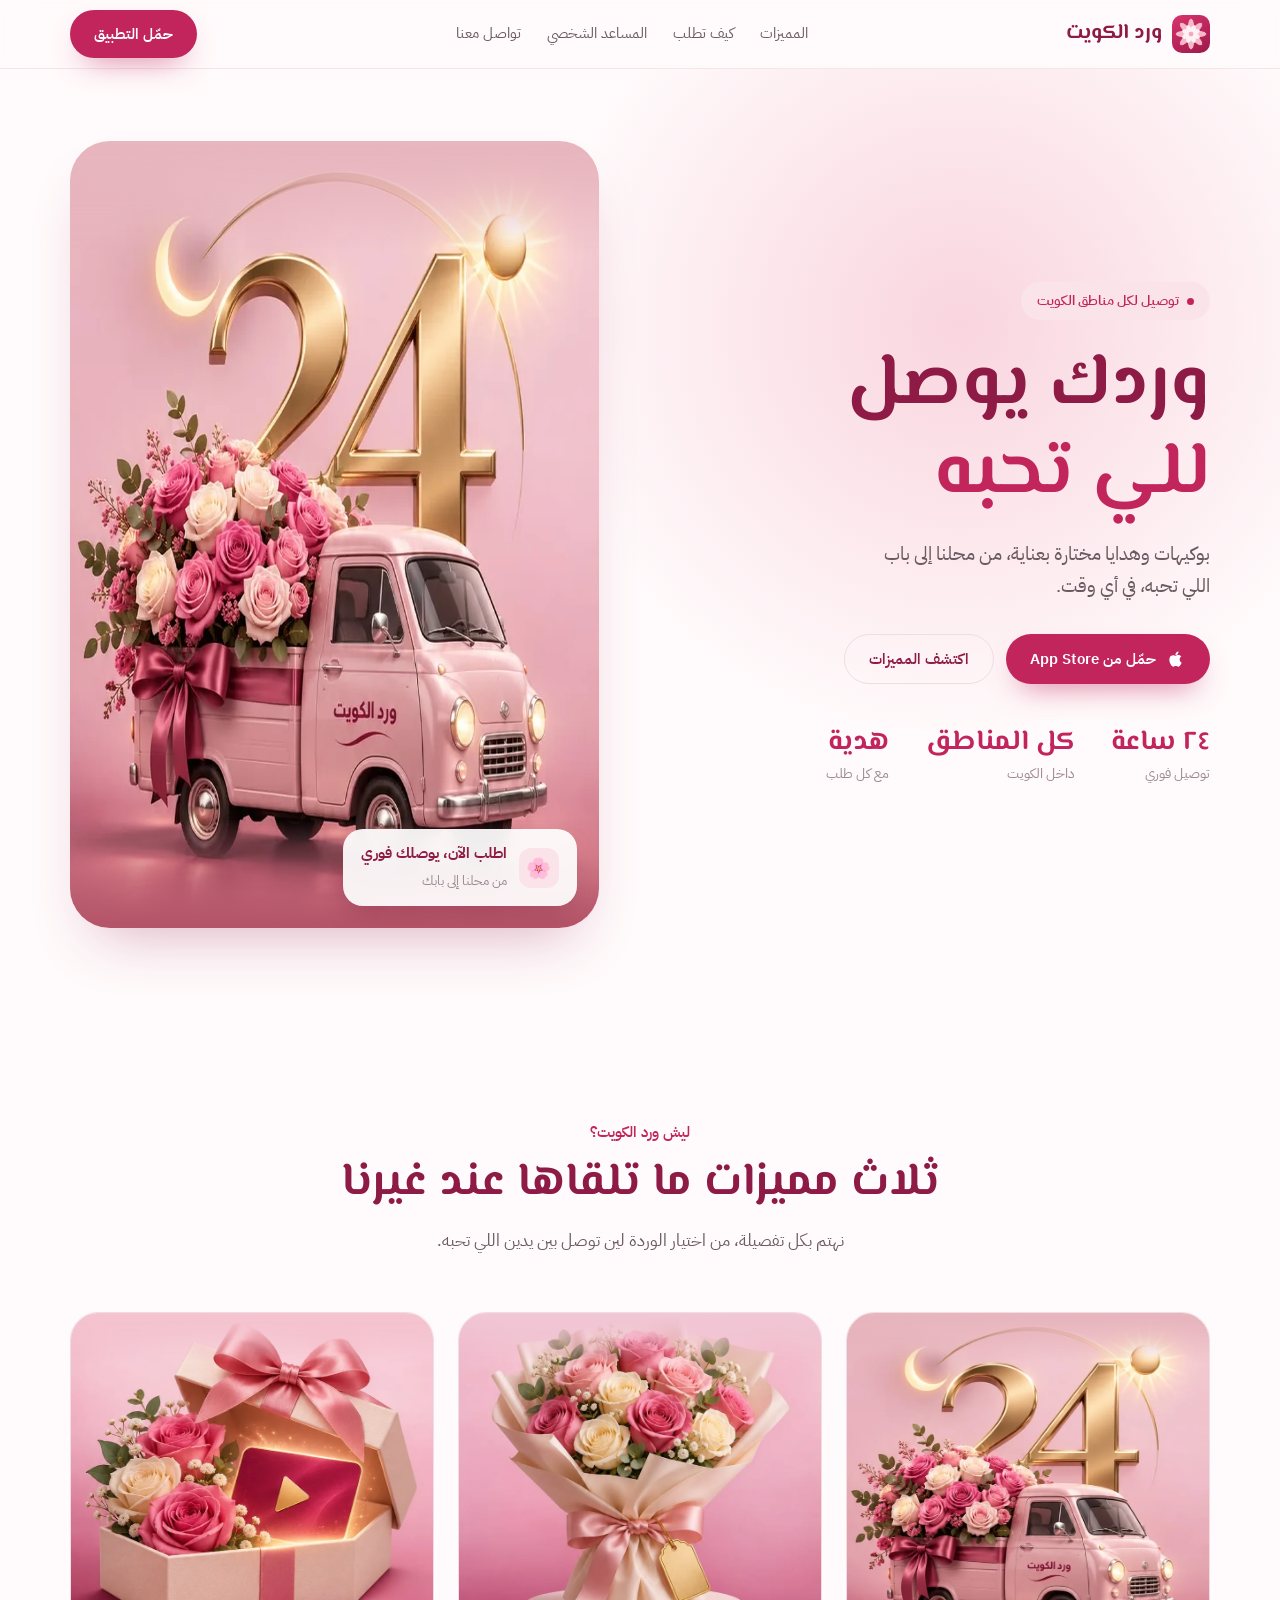
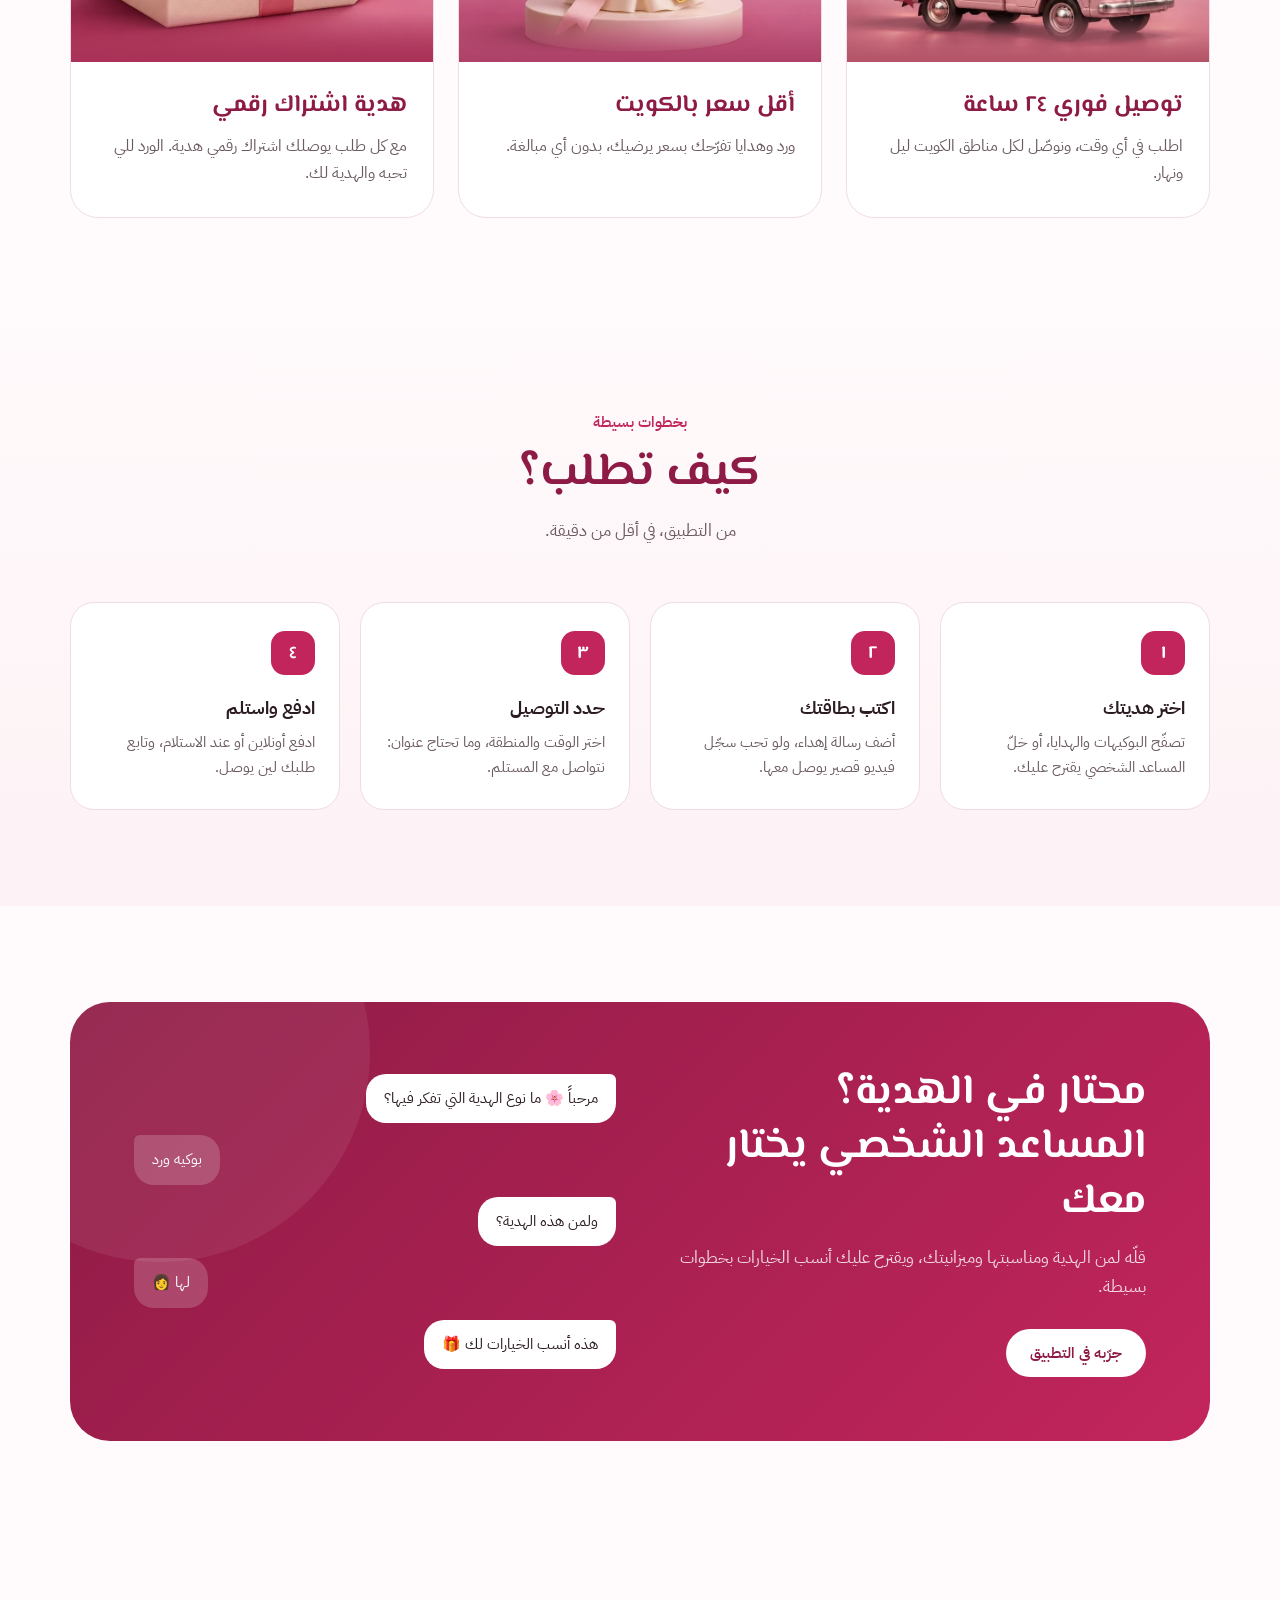
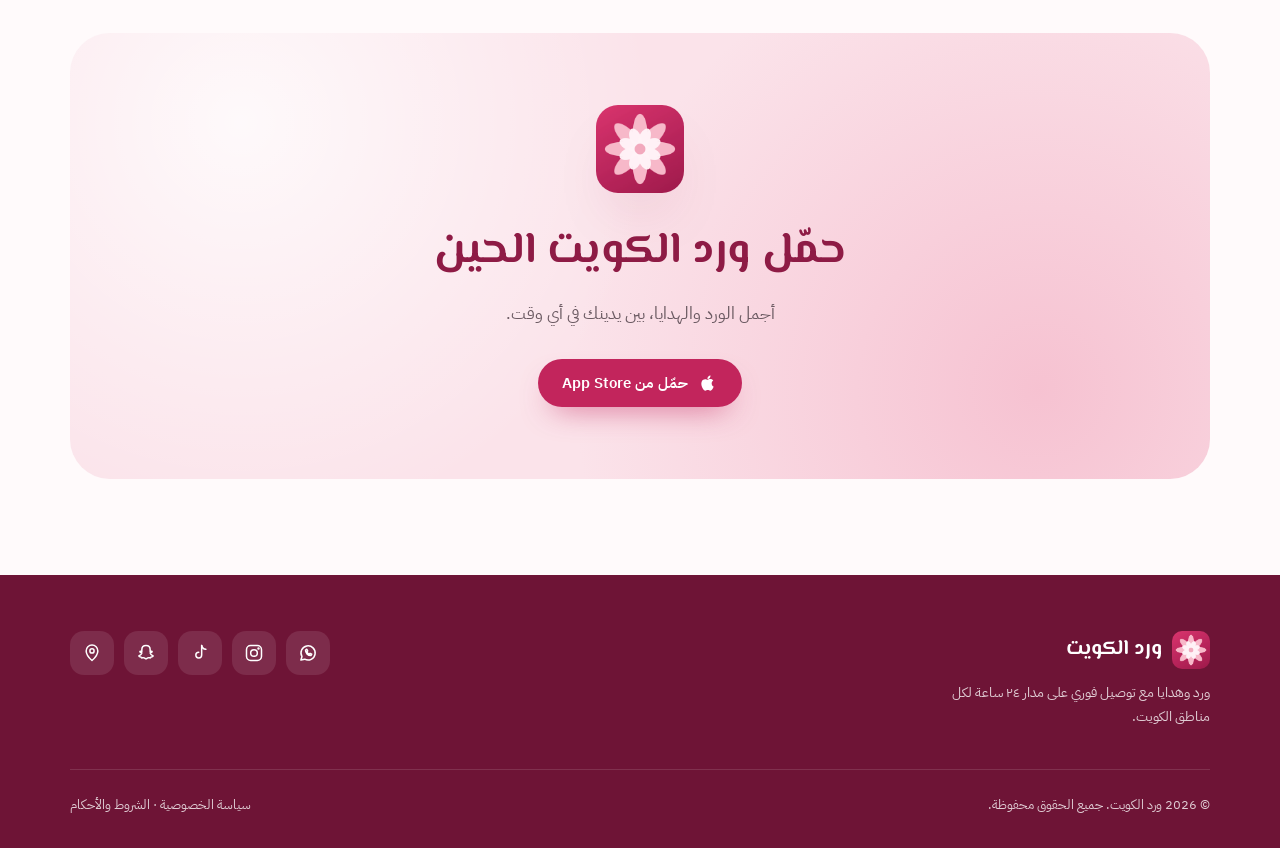
<file: index.html>
<!doctype html>
<html lang="ar" dir="rtl">
<head>
<meta charset="utf-8">
<meta name="viewport" content="width=device-width, initial-scale=1">
<title>ورد الكويت | وردك يوصل للي تحبه</title>
<meta name="description" content="ورد الكويت: اطلب الورد والهدايا مع توصيل فوري على مدار ٢٤ ساعة لكل مناطق الكويت، بأقل سعر، ومع كل طلب هدية اشتراك رقمي.">
<meta name="apple-itunes-app" content="app-id=6784799572">
<meta name="theme-color" content="#C2255C">
<meta property="og:title" content="ورد الكويت | وردك يوصل للي تحبه">
<meta property="og:description" content="توصيل فوري ٢٤ ساعة · أقل سعر بالكويت · هدية اشتراك رقمي مع كل طلب">
<meta property="og:image" content="https://roseq8.com/assets/icon-256.png">
<meta property="og:url" content="https://roseq8.com/">
<link rel="icon" type="image/png" href="/assets/favicon.png">
<link rel="apple-touch-icon" href="/assets/apple-touch-icon.png">
<link rel="preconnect" href="https://fonts.googleapis.com">
<link rel="preconnect" href="https://fonts.gstatic.com" crossorigin>
<link href="https://fonts.googleapis.com/css2?family=El+Messiri:wght@600;700&family=IBM+Plex+Sans+Arabic:wght@400;500;600&display=swap" rel="stylesheet">
<link rel="stylesheet" href="/assets/site.css">
</head>
<body>

<header class="nav">
  <div class="wrap">
    <a class="brand" href="/"><img src="/assets/icon-256.png" alt=""><b>ورد الكويت</b></a>
    <nav class="nav-links">
      <a href="#features">المميزات</a>
      <a href="#how">كيف تطلب</a>
      <a href="#assistant">المساعد الشخصي</a>
      <a href="#contact">تواصل معنا</a>
    </nav>
    <a class="btn btn-primary" href="https://apps.apple.com/app/id6784799572">حمّل التطبيق</a>
  </div>
</header>

<main>
  <section class="hero">
    <div class="wrap">
      <div>
        <span class="eyebrow">توصيل لكل مناطق الكويت</span>
        <h1>وردك يوصل<br><em>للي تحبه</em></h1>
        <p class="lead">بوكيهات وهدايا مختارة بعناية، من محلنا إلى باب اللي تحبه، في أي وقت.</p>
        <div class="cta-row">
          <a class="btn btn-primary" href="https://apps.apple.com/app/id6784799572">
            <svg viewBox="0 0 24 24" fill="currentColor" aria-hidden="true"><path d="M16.37 12.6c-.02-2.3 1.88-3.4 1.97-3.46-1.07-1.57-2.74-1.79-3.33-1.81-1.42-.14-2.77.84-3.49.84-.72 0-1.83-.82-3.01-.8-1.55.02-2.98.9-3.78 2.29-1.61 2.8-.41 6.94 1.16 9.21.77 1.11 1.68 2.36 2.88 2.31 1.16-.05 1.59-.75 2.99-.75 1.4 0 1.79.75 3.01.73 1.24-.02 2.03-1.13 2.79-2.25.88-1.29 1.24-2.54 1.26-2.6-.03-.01-2.42-.93-2.45-3.71zM14.08 5.85c.64-.78 1.07-1.85.95-2.92-.92.04-2.03.61-2.69 1.38-.59.68-1.1 1.77-.97 2.82 1.03.08 2.07-.52 2.71-1.28z"/></svg>
            حمّل من App Store
          </a>
          <a class="btn btn-ghost" href="#features">اكتشف المميزات</a>
        </div>
        <div class="stats">
          <div><strong>٢٤ ساعة</strong><span>توصيل فوري</span></div>
          <div><strong>كل المناطق</strong><span>داخل الكويت</span></div>
          <div><strong>هدية</strong><span>مع كل طلب</span></div>
        </div>
      </div>
      <div class="hero-art">
        <img src="/assets/art-delivery.webp" alt="سيارة ورد الكويت محمّلة بالورد" width="820" height="787">
        <div class="hero-badge">
          <i aria-hidden="true">🌸</i>
          <div><strong>اطلب الآن، يوصلك فوري</strong><span>من محلنا إلى بابك</span></div>
        </div>
      </div>
    </div>
  </section>

  <section id="features">
    <div class="wrap">
      <div class="section-head reveal">
        <div class="kicker">ليش ورد الكويت؟</div>
        <h2>ثلاث مميزات ما تلقاها عند غيرنا</h2>
        <p>نهتم بكل تفصيلة، من اختيار الوردة لين توصل بين يدين اللي تحبه.</p>
      </div>
      <div class="features">
        <article class="feature reveal">
          <div class="art art-delivery"><img src="/assets/art-delivery.webp" alt="" loading="lazy"></div>
          <div class="body">
            <h3>توصيل فوري ٢٤ ساعة</h3>
            <p>اطلب في أي وقت، ونوصّل لكل مناطق الكويت ليل ونهار.</p>
          </div>
        </article>
        <article class="feature reveal">
          <div class="art art-price"><img src="/assets/art-price.webp" alt="" loading="lazy"></div>
          <div class="body">
            <h3>أقل سعر بالكويت</h3>
            <p>ورد وهدايا تفرّحك بسعر يرضيك، بدون أي مبالغة.</p>
          </div>
        </article>
        <article class="feature reveal">
          <div class="art art-gift"><img src="/assets/art-gift.webp" alt="" loading="lazy"></div>
          <div class="body">
            <h3>هدية اشتراك رقمي</h3>
            <p>مع كل طلب يوصلك اشتراك رقمي هدية. الورد للي تحبه والهدية لك.</p>
          </div>
        </article>
      </div>
    </div>
  </section>

  <section id="how" class="steps-band">
    <div class="wrap">
      <div class="section-head reveal">
        <div class="kicker">بخطوات بسيطة</div>
        <h2>كيف تطلب؟</h2>
        <p>من التطبيق، في أقل من دقيقة.</p>
      </div>
      <div class="steps">
        <div class="step reveal"><h3>اختر هديتك</h3><p>تصفّح البوكيهات والهدايا، أو خلّ المساعد الشخصي يقترح عليك.</p></div>
        <div class="step reveal"><h3>اكتب بطاقتك</h3><p>أضف رسالة إهداء، ولو تحب سجّل فيديو قصير يوصل معها.</p></div>
        <div class="step reveal"><h3>حدد التوصيل</h3><p>اختر الوقت والمنطقة، وما تحتاج عنوان: نتواصل مع المستلم.</p></div>
        <div class="step reveal"><h3>ادفع واستلم</h3><p>ادفع أونلاين أو عند الاستلام، وتابع طلبك لين يوصل.</p></div>
      </div>
    </div>
  </section>

  <section id="assistant">
    <div class="wrap">
      <div class="assistant reveal">
        <div>
          <h2>محتار في الهدية؟<br>المساعد الشخصي يختار معك</h2>
          <p>قلّه لمن الهدية ومناسبتها وميزانيتك، ويقترح عليك أنسب الخيارات بخطوات بسيطة.</p>
          <a class="btn btn-light" href="https://apps.apple.com/app/id6784799572">جرّبه في التطبيق</a>
        </div>
        <div class="chat" aria-hidden="true">
          <div class="bubble bot">مرحباً 🌸 ما نوع الهدية التي تفكر فيها؟</div>
          <div class="bubble me">بوكيه ورد</div>
          <div class="bubble bot">ولمن هذه الهدية؟</div>
          <div class="bubble me">لها 👩</div>
          <div class="bubble bot">هذه أنسب الخيارات لك 🎁</div>
        </div>
      </div>
    </div>
  </section>

  <section class="cta-band">
    <div class="wrap">
      <div class="cta-card reveal">
        <img src="/assets/icon-256.png" alt="">
        <h2>حمّل ورد الكويت الحين</h2>
        <p>أجمل الورد والهدايا، بين يدينك في أي وقت.</p>
        <a class="btn btn-primary" href="https://apps.apple.com/app/id6784799572">
          <svg viewBox="0 0 24 24" fill="currentColor" aria-hidden="true"><path d="M16.37 12.6c-.02-2.3 1.88-3.4 1.97-3.46-1.07-1.57-2.74-1.79-3.33-1.81-1.42-.14-2.77.84-3.49.84-.72 0-1.83-.82-3.01-.8-1.55.02-2.98.9-3.78 2.29-1.61 2.8-.41 6.94 1.16 9.21.77 1.11 1.68 2.36 2.88 2.31 1.16-.05 1.59-.75 2.99-.75 1.4 0 1.79.75 3.01.73 1.24-.02 2.03-1.13 2.79-2.25.88-1.29 1.24-2.54 1.26-2.6-.03-.01-2.42-.93-2.45-3.71zM14.08 5.85c.64-.78 1.07-1.85.95-2.92-.92.04-2.03.61-2.69 1.38-.59.68-1.1 1.77-.97 2.82 1.03.08 2.07-.52 2.71-1.28z"/></svg>
          حمّل من App Store
        </a>
      </div>
    </div>
  </section>
</main>

<footer id="contact">
  <div class="wrap">
    <div class="foot">
      <div>
        <a class="brand" href="/"><img src="/assets/icon-256.png" alt=""><b>ورد الكويت</b></a>
        <p>ورد وهدايا مع توصيل فوري على مدار ٢٤ ساعة لكل مناطق الكويت.</p>
      </div>
      <div class="socials">
        <a href="https://wa.me/96560619588" aria-label="واتساب"><svg viewBox="0 0 24 24" fill="none" stroke="currentColor" stroke-width="1.8" stroke-linecap="round" stroke-linejoin="round"><path d="M3.5 20.5l1.3-4.2A8.5 8.5 0 1 1 8 19.4z"/><path d="M9 8.5c0 3.5 2.6 6.5 6.5 6.5l1-1.6-2-1-1 .9c-1.3-.5-2.3-1.5-2.8-2.8l.9-1-1-2z"/></svg></a>
        <a href="https://www.instagram.com/kw.flowers1" aria-label="إنستغرام"><svg viewBox="0 0 24 24" fill="none" stroke="currentColor" stroke-width="1.8"><rect x="3" y="3" width="18" height="18" rx="5"/><circle cx="12" cy="12" r="4"/><circle cx="17.4" cy="6.6" r=".6" fill="currentColor"/></svg></a>
        <a href="https://www.tiktok.com/@kw.flowers" aria-label="تيك توك"><svg viewBox="0 0 24 24" fill="none" stroke="currentColor" stroke-width="1.8" stroke-linecap="round" stroke-linejoin="round"><path d="M14 3v11.5a3.5 3.5 0 1 1-3.5-3.5"/><path d="M14 3c.5 2.6 2.4 4.4 5 4.6"/></svg></a>
        <a href="https://snapchat.com/t/RTiHr9j6" aria-label="سناب شات"><svg viewBox="0 0 24 24" fill="none" stroke="currentColor" stroke-width="1.8" stroke-linejoin="round"><path d="M12 3c3 0 5 2.2 5 5v2.4l1.8-.5c.6 0 .8.8.2 1.1l-2 1c.6 1.8 2 3.1 3.6 3.6-.3.8-1.5 1-2.5 1.1-.2.6-.3 1.2-1 1.2-1 0-1.8-.5-3 0-1 .5-1.4 1.1-2.1 1.1s-1.1-.6-2.1-1.1c-1.2-.5-2 0-3 0-.7 0-.8-.6-1-1.2-1-.1-2.2-.3-2.5-1.1 1.6-.5 3-1.8 3.6-3.6l-2-1c-.6-.3-.4-1.1.2-1.1l1.8.5V8c0-2.8 2-5 5-5z"/></svg></a>
        <a href="https://share.google/svRPU4gX8DJfkJz9b" aria-label="موقعنا"><svg viewBox="0 0 24 24" fill="none" stroke="currentColor" stroke-width="1.8" stroke-linejoin="round"><path d="M12 21s-7-6.2-7-11.5a7 7 0 0 1 14 0C19 14.8 12 21 12 21z"/><circle cx="12" cy="9.5" r="2.5"/></svg></a>
      </div>
    </div>
    <div class="foot-bottom">
      <span>© <span id="year">2026</span> ورد الكويت. جميع الحقوق محفوظة.</span>
      <span class="foot-links"><a href="/privacy">سياسة الخصوصية</a> · <a href="/terms">الشروط والأحكام</a></span>
    </div>
  </div>
</footer>

<script>
  document.getElementById("year").textContent = new Date().getFullYear();
  var io = "IntersectionObserver" in window ? new IntersectionObserver(function (entries) {
    entries.forEach(function (e) { if (e.isIntersecting) { e.target.classList.add("in"); io.unobserve(e.target); } });
  }, { threshold: 0.12 }) : null;
  document.querySelectorAll(".reveal").forEach(function (el) { io ? io.observe(el) : el.classList.add("in"); });
</script>
</body>
</html>
</file>
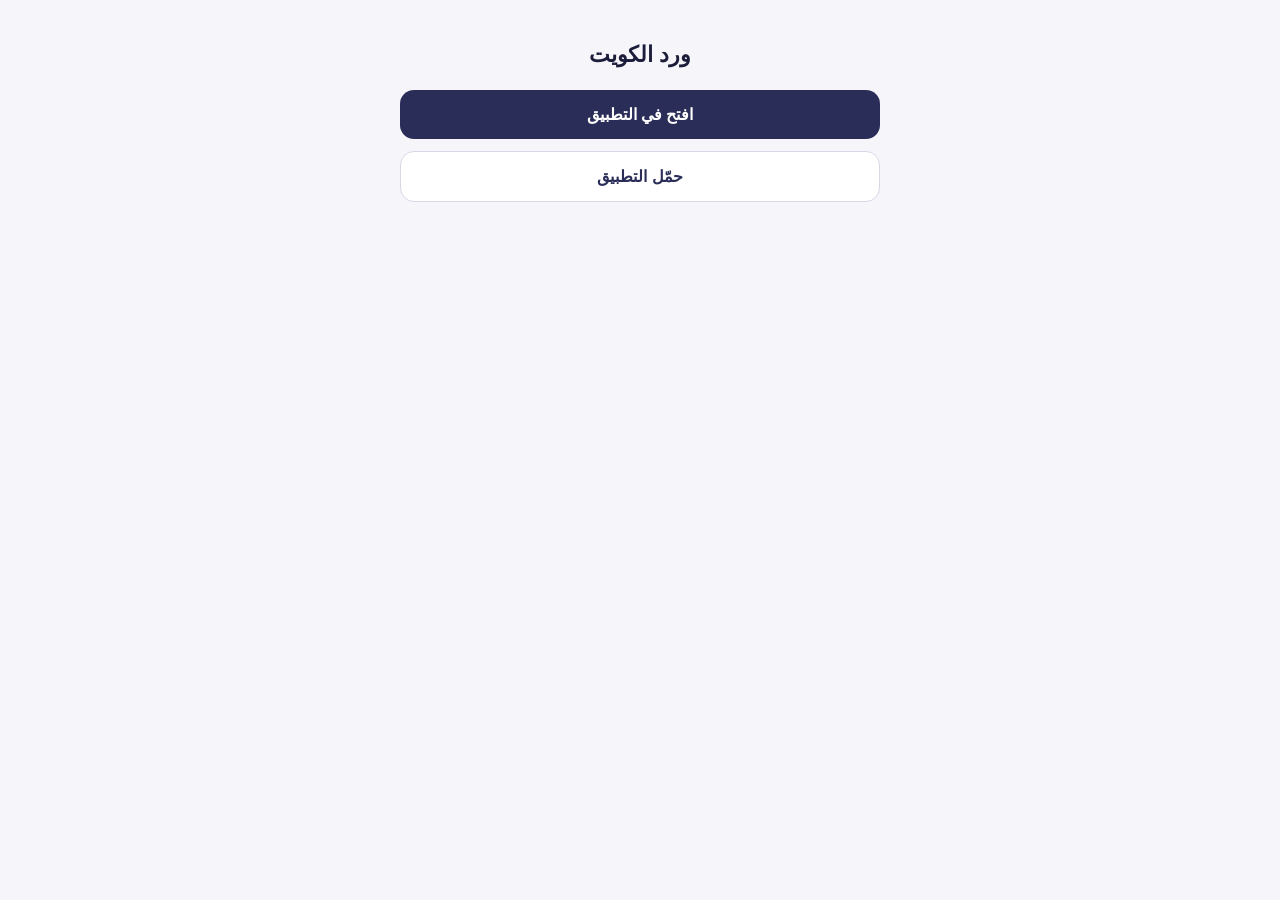
<file: p/index.html>
<!doctype html>
<html lang="ar" dir="rtl">
<head>
<meta charset="utf-8">
<meta name="viewport" content="width=device-width, initial-scale=1">
<meta name="apple-itunes-app" content="app-id=6784799572">
<title>ورد الكويت</title>
<style>
  body { margin: 0; font-family: -apple-system, "Segoe UI", Tahoma, sans-serif; background: #f6f5fa; color: #1c1d3a; }
  main { max-width: 480px; margin: 0 auto; padding: 24px 20px 40px; text-align: center; }
  img { width: 100%; border-radius: 20px; aspect-ratio: 1; object-fit: cover; background: #e8e6f0; }
  h1 { font-size: 22px; margin: 18px 0 6px; }
  .price { color: #23463a; font-size: 20px; font-weight: 700; margin-bottom: 22px; }
  a.btn { display: block; padding: 15px; border-radius: 14px; text-decoration: none; font-weight: 700; margin-top: 12px; }
  a.primary { background: #2a2d58; color: #fff; }
  a.secondary { background: #fff; color: #2a2d58; border: 1px solid #d9d7e6; }
</style>
</head>
<body>
<main>
  <img id="photo" alt="" hidden>
  <h1 id="name">ورد الكويت</h1>
  <div class="price" id="price"></div>
  <a class="btn primary" id="open" href="#">افتح في التطبيق</a>
  <a class="btn secondary" href="https://apps.apple.com/app/id6784799572">حمّل التطبيق</a>
</main>
<script>
  var API = "https://jczqbwhqqmltkidgypfa.supabase.co/functions/v1/api";
  var id = decodeURIComponent(location.pathname.split("/").filter(Boolean).pop() || "");
  document.getElementById("open").href = "wardkuwait://product/" + encodeURIComponent(id);
  fetch(API + "/products/" + encodeURIComponent(id))
    .then(function (r) { return r.ok ? r.json() : null; })
    .then(function (p) {
      if (!p) return;
      document.getElementById("name").textContent = (p.name && (p.name.ar || p.name.en)) || "ورد الكويت";
      var size = p.sizes && p.sizes[0];
      if (size) document.getElementById("price").textContent = size.price + " د.ك";
      if (p.images && p.images[0]) {
        var img = document.getElementById("photo");
        img.src = p.images[0].replace("/object/public/", "/render/image/public/") + "?width=900&quality=75";
        img.hidden = false;
      }
    });
</script>
</body>
</html>
</file>
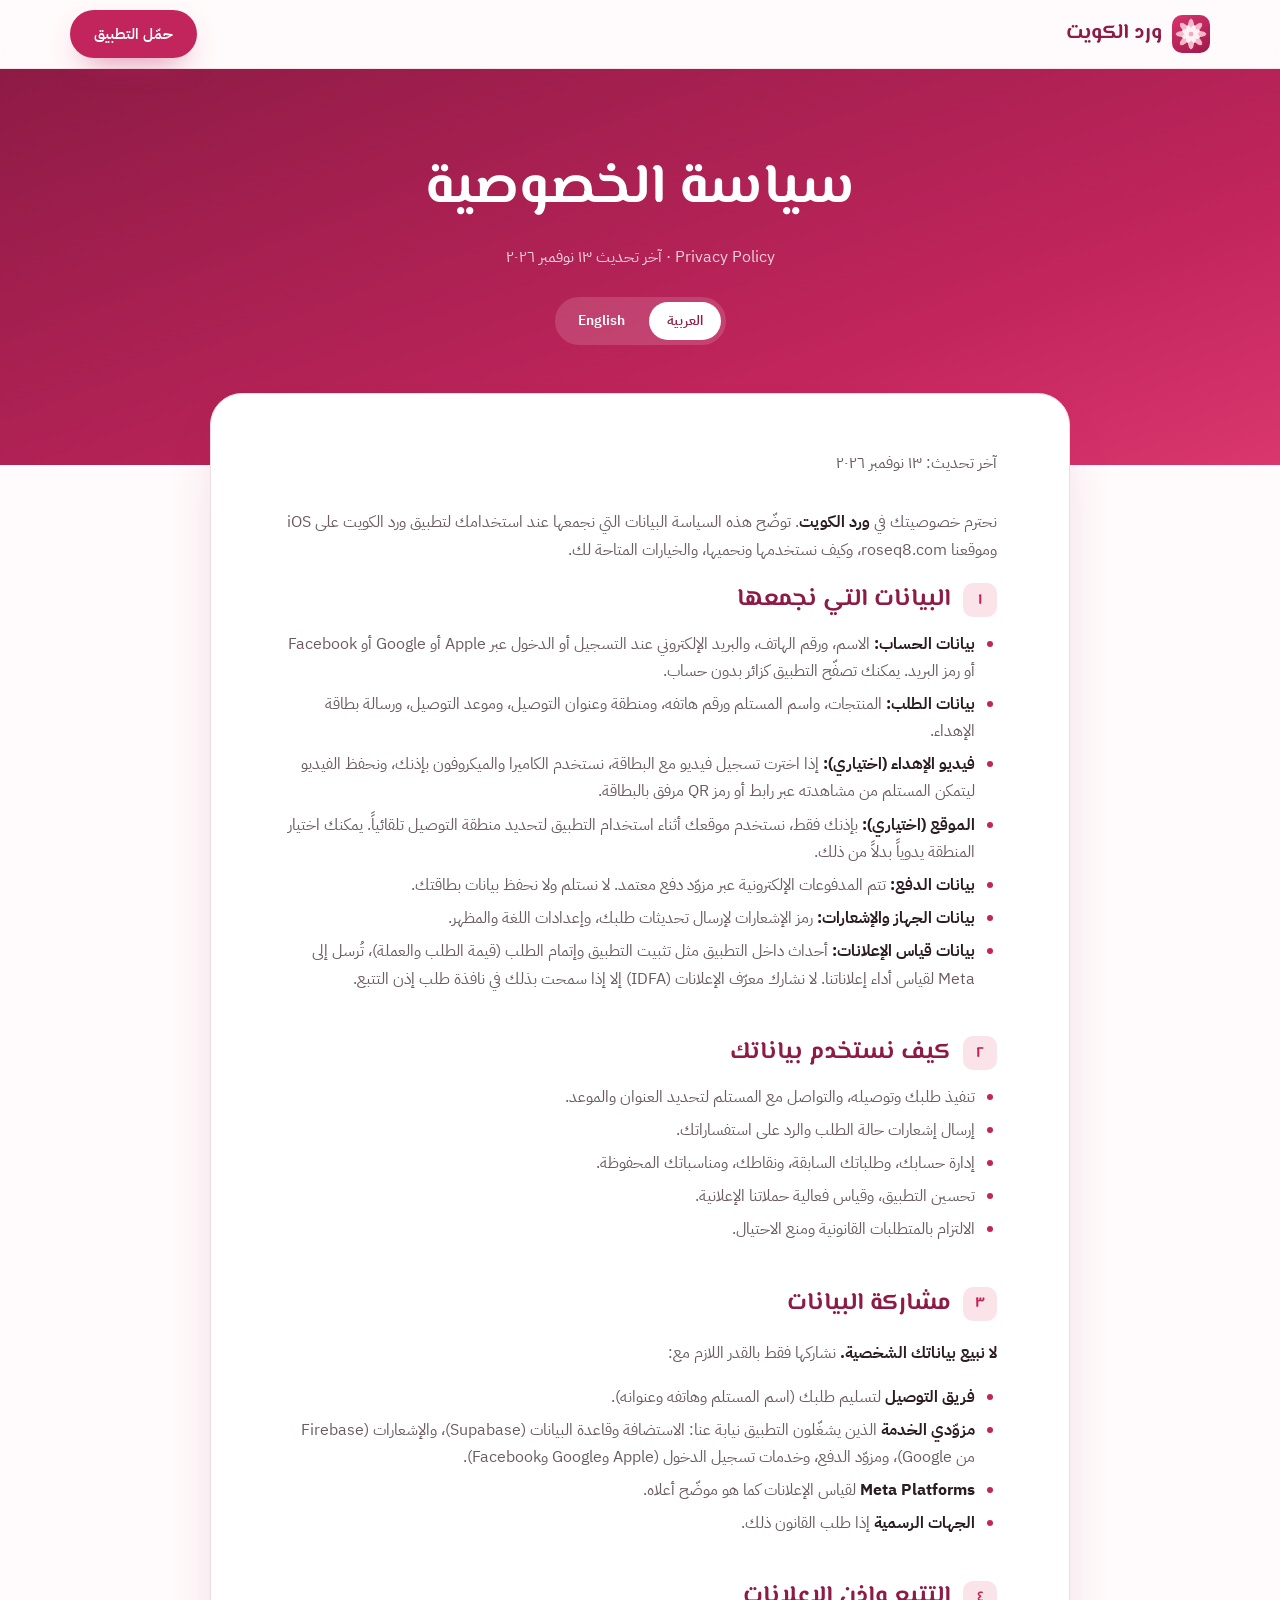
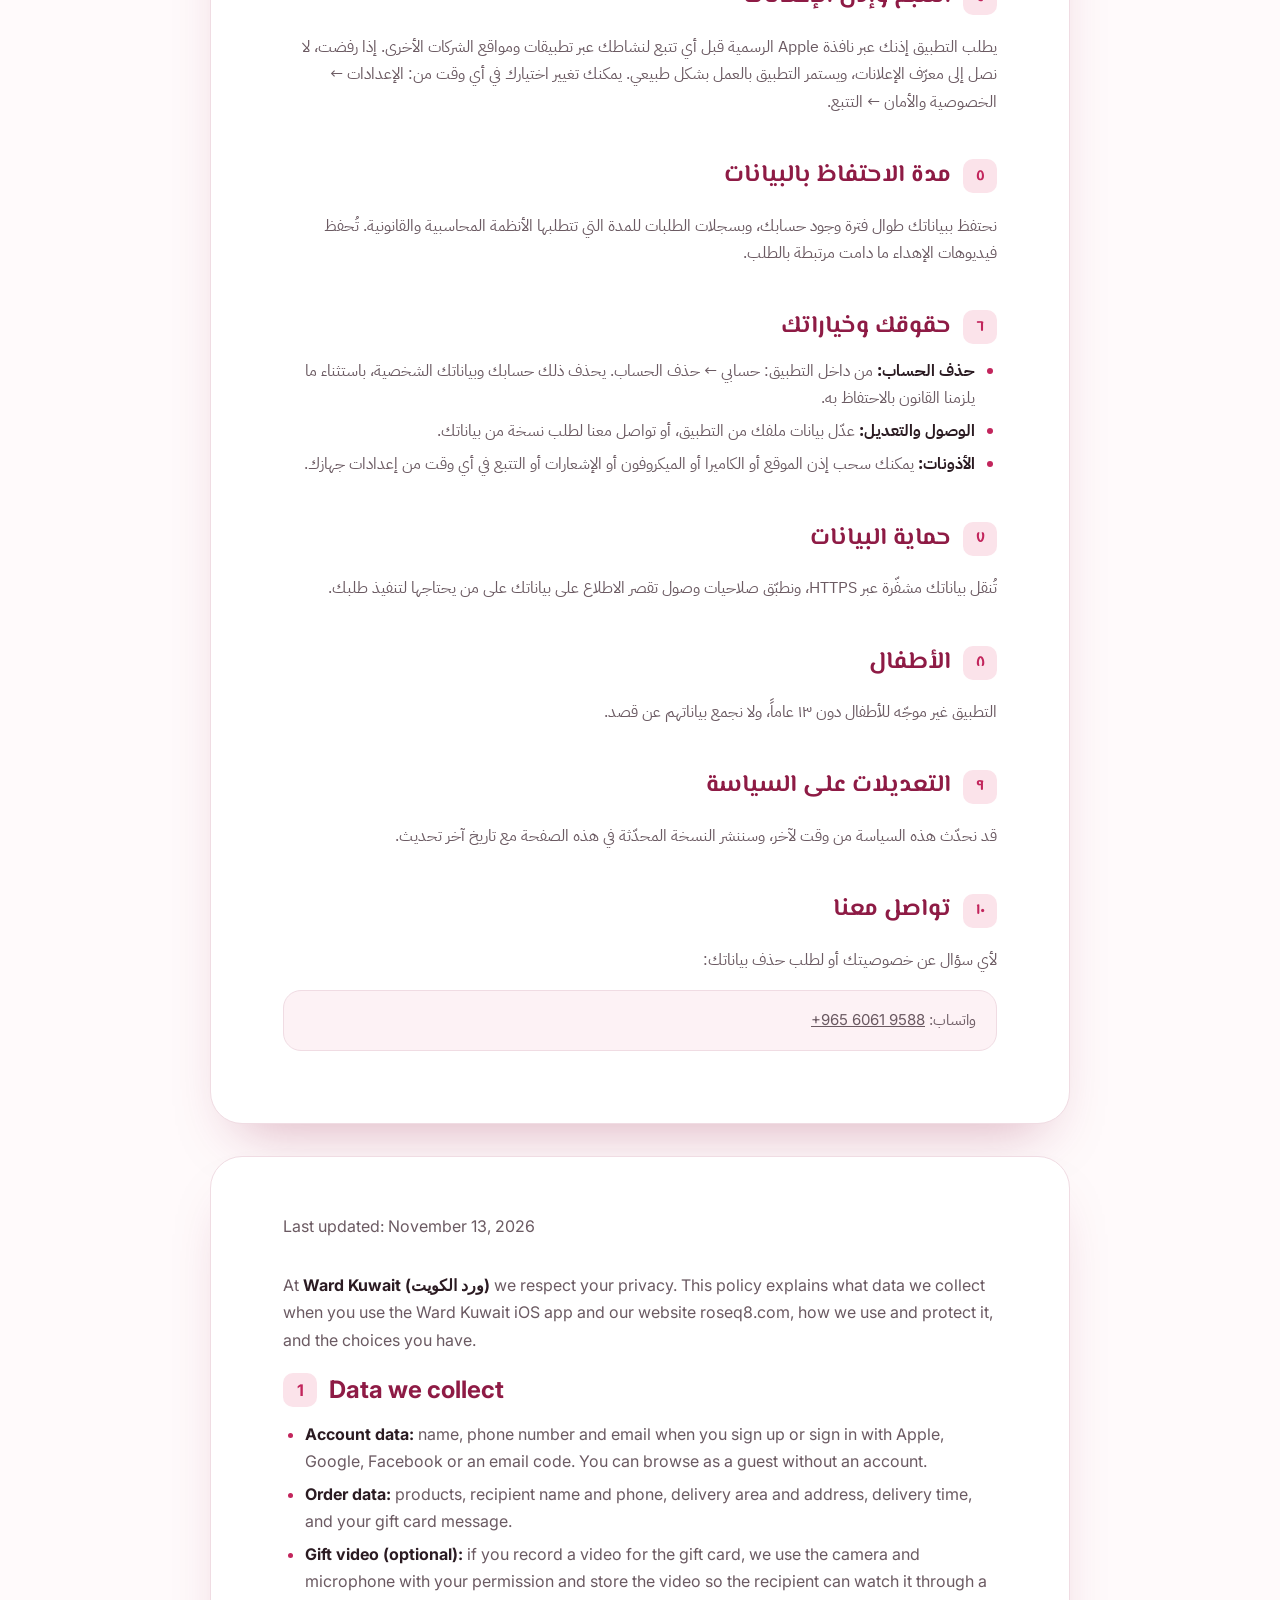
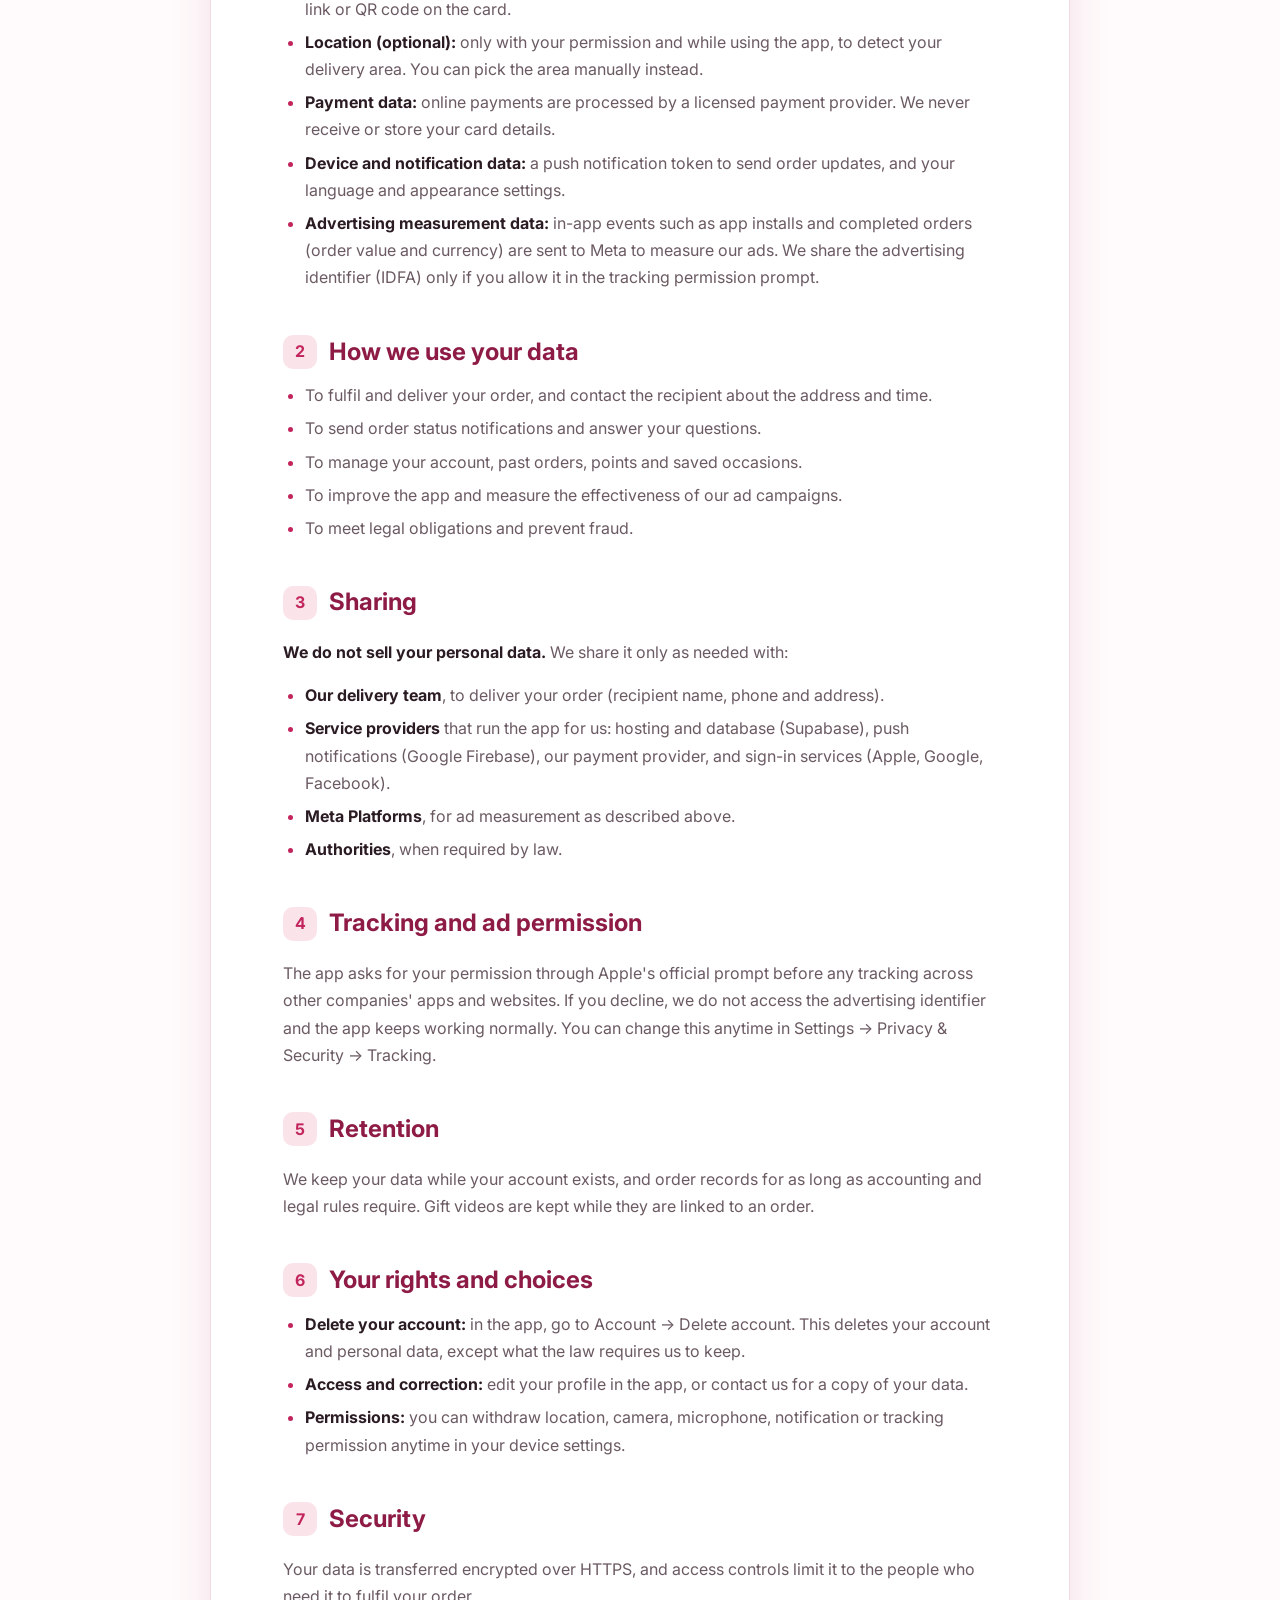
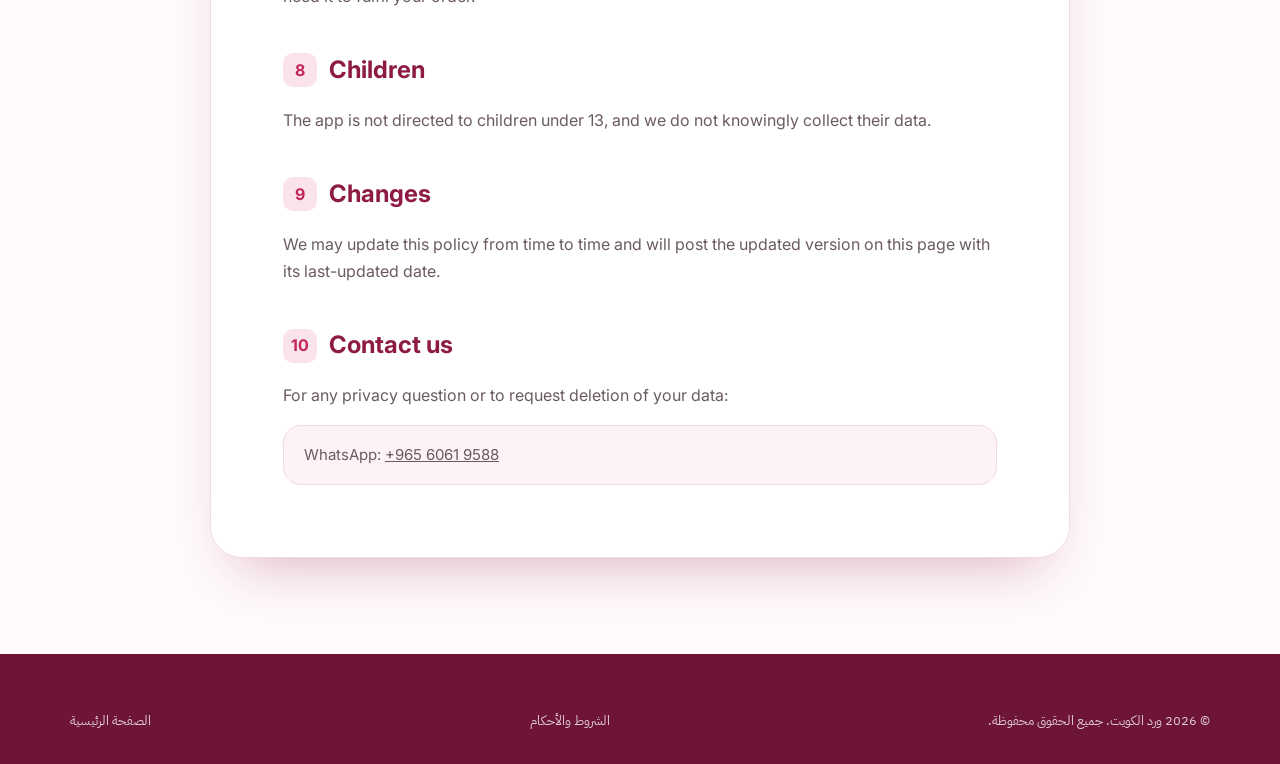
<file: privacy/index.html>
<!doctype html>
<html lang="ar" dir="rtl">
<head>
<meta charset="utf-8">
<meta name="viewport" content="width=device-width, initial-scale=1">
<title>سياسة الخصوصية | ورد الكويت</title>
<meta name="description" content="سياسة الخصوصية لتطبيق ورد الكويت: ما البيانات التي نجمعها، وكيف نستخدمها، وحقوقك. Privacy Policy for the Ward Kuwait app.">
<meta name="theme-color" content="#8E1B45">
<link rel="icon" type="image/png" href="/assets/favicon.png">
<link rel="apple-touch-icon" href="/assets/apple-touch-icon.png">
<link rel="preconnect" href="https://fonts.googleapis.com">
<link rel="preconnect" href="https://fonts.gstatic.com" crossorigin>
<link href="https://fonts.googleapis.com/css2?family=El+Messiri:wght@600;700&family=IBM+Plex+Sans+Arabic:wght@400;500;600&family=Inter:wght@400;600;700&display=swap" rel="stylesheet">
<link rel="stylesheet" href="/assets/site.css">
</head>
<body>

<header class="nav">
  <div class="wrap">
    <a class="brand" href="/"><img src="/assets/icon-256.png" alt=""><b>ورد الكويت</b></a>
    <a class="btn btn-primary" href="https://apps.apple.com/app/id6784799572">حمّل التطبيق</a>
  </div>
</header>

<div class="legal-hero">
  <div class="wrap">
    <h1>سياسة الخصوصية</h1>
    <p>Privacy Policy · آخر تحديث ١٣ نوفمبر ٢٠٢٦</p>
    <div class="lang-switch">
      <a href="#ar" class="on">العربية</a>
      <a href="#en">English</a>
    </div>
  </div>
</div>

<main class="legal">
  <div class="wrap">

    <article class="legal-card" id="ar" lang="ar" dir="rtl">
      <p class="meta-line">آخر تحديث: ١٣ نوفمبر ٢٠٢٦</p>
      <p>نحترم خصوصيتك في <strong>ورد الكويت</strong>. توضّح هذه السياسة البيانات التي نجمعها عند استخدامك لتطبيق ورد الكويت على iOS وموقعنا roseq8.com، وكيف نستخدمها ونحميها، والخيارات المتاحة لك.</p>

      <h2><span>١</span>البيانات التي نجمعها</h2>
      <ul>
        <li><strong>بيانات الحساب:</strong> الاسم، ورقم الهاتف، والبريد الإلكتروني عند التسجيل أو الدخول عبر Apple أو Google أو Facebook أو رمز البريد. يمكنك تصفّح التطبيق كزائر بدون حساب.</li>
        <li><strong>بيانات الطلب:</strong> المنتجات، واسم المستلم ورقم هاتفه، ومنطقة وعنوان التوصيل، وموعد التوصيل، ورسالة بطاقة الإهداء.</li>
        <li><strong>فيديو الإهداء (اختياري):</strong> إذا اخترت تسجيل فيديو مع البطاقة، نستخدم الكاميرا والميكروفون بإذنك، ونحفظ الفيديو ليتمكن المستلم من مشاهدته عبر رابط أو رمز QR مرفق بالبطاقة.</li>
        <li><strong>الموقع (اختياري):</strong> بإذنك فقط، نستخدم موقعك أثناء استخدام التطبيق لتحديد منطقة التوصيل تلقائياً. يمكنك اختيار المنطقة يدوياً بدلاً من ذلك.</li>
        <li><strong>بيانات الدفع:</strong> تتم المدفوعات الإلكترونية عبر مزوّد دفع معتمد. لا نستلم ولا نحفظ بيانات بطاقتك.</li>
        <li><strong>بيانات الجهاز والإشعارات:</strong> رمز الإشعارات لإرسال تحديثات طلبك، وإعدادات اللغة والمظهر.</li>
        <li><strong>بيانات قياس الإعلانات:</strong> أحداث داخل التطبيق مثل تثبيت التطبيق وإتمام الطلب (قيمة الطلب والعملة)، تُرسل إلى Meta لقياس أداء إعلاناتنا. لا نشارك معرّف الإعلانات (IDFA) إلا إذا سمحت بذلك في نافذة طلب إذن التتبع.</li>
      </ul>

      <h2><span>٢</span>كيف نستخدم بياناتك</h2>
      <ul>
        <li>تنفيذ طلبك وتوصيله، والتواصل مع المستلم لتحديد العنوان والموعد.</li>
        <li>إرسال إشعارات حالة الطلب والرد على استفساراتك.</li>
        <li>إدارة حسابك، وطلباتك السابقة، ونقاطك، ومناسباتك المحفوظة.</li>
        <li>تحسين التطبيق، وقياس فعالية حملاتنا الإعلانية.</li>
        <li>الالتزام بالمتطلبات القانونية ومنع الاحتيال.</li>
      </ul>

      <h2><span>٣</span>مشاركة البيانات</h2>
      <p><strong>لا نبيع بياناتك الشخصية.</strong> نشاركها فقط بالقدر اللازم مع:</p>
      <ul>
        <li><strong>فريق التوصيل</strong> لتسليم طلبك (اسم المستلم وهاتفه وعنوانه).</li>
        <li><strong>مزوّدي الخدمة</strong> الذين يشغّلون التطبيق نيابة عنا: الاستضافة وقاعدة البيانات (Supabase)، والإشعارات (Firebase من Google)، ومزوّد الدفع، وخدمات تسجيل الدخول (Apple وGoogle وFacebook).</li>
        <li><strong>Meta Platforms</strong> لقياس الإعلانات كما هو موضّح أعلاه.</li>
        <li><strong>الجهات الرسمية</strong> إذا طلب القانون ذلك.</li>
      </ul>

      <h2><span>٤</span>التتبع وإذن الإعلانات</h2>
      <p>يطلب التطبيق إذنك عبر نافذة Apple الرسمية قبل أي تتبع لنشاطك عبر تطبيقات ومواقع الشركات الأخرى. إذا رفضت، لا نصل إلى معرّف الإعلانات، ويستمر التطبيق بالعمل بشكل طبيعي. يمكنك تغيير اختيارك في أي وقت من: الإعدادات ← الخصوصية والأمان ← التتبع.</p>

      <h2><span>٥</span>مدة الاحتفاظ بالبيانات</h2>
      <p>نحتفظ ببياناتك طوال فترة وجود حسابك، وبسجلات الطلبات للمدة التي تتطلبها الأنظمة المحاسبية والقانونية. تُحفظ فيديوهات الإهداء ما دامت مرتبطة بالطلب.</p>

      <h2><span>٦</span>حقوقك وخياراتك</h2>
      <ul>
        <li><strong>حذف الحساب:</strong> من داخل التطبيق: حسابي ← حذف الحساب. يحذف ذلك حسابك وبياناتك الشخصية، باستثناء ما يلزمنا القانون بالاحتفاظ به.</li>
        <li><strong>الوصول والتعديل:</strong> عدّل بيانات ملفك من التطبيق، أو تواصل معنا لطلب نسخة من بياناتك.</li>
        <li><strong>الأذونات:</strong> يمكنك سحب إذن الموقع أو الكاميرا أو الميكروفون أو الإشعارات أو التتبع في أي وقت من إعدادات جهازك.</li>
      </ul>

      <h2><span>٧</span>حماية البيانات</h2>
      <p>تُنقل بياناتك مشفّرة عبر HTTPS، ونطبّق صلاحيات وصول تقصر الاطلاع على بياناتك على من يحتاجها لتنفيذ طلبك.</p>

      <h2><span>٨</span>الأطفال</h2>
      <p>التطبيق غير موجّه للأطفال دون ١٣ عاماً، ولا نجمع بياناتهم عن قصد.</p>

      <h2><span>٩</span>التعديلات على السياسة</h2>
      <p>قد نحدّث هذه السياسة من وقت لآخر، وسننشر النسخة المحدّثة في هذه الصفحة مع تاريخ آخر تحديث.</p>

      <h2><span>١٠</span>تواصل معنا</h2>
      <p>لأي سؤال عن خصوصيتك أو لطلب حذف بياناتك:</p>
      <div class="note">واتساب: <a href="https://wa.me/96560619588" dir="ltr">+965 6061 9588</a></div>
    </article>

    <article class="legal-card" id="en" lang="en" dir="ltr">
      <p class="meta-line">Last updated: November 13, 2026</p>
      <p>At <strong>Ward Kuwait (ورد الكويت)</strong> we respect your privacy. This policy explains what data we collect when you use the Ward Kuwait iOS app and our website roseq8.com, how we use and protect it, and the choices you have.</p>

      <h2><span>1</span>Data we collect</h2>
      <ul>
        <li><strong>Account data:</strong> name, phone number and email when you sign up or sign in with Apple, Google, Facebook or an email code. You can browse as a guest without an account.</li>
        <li><strong>Order data:</strong> products, recipient name and phone, delivery area and address, delivery time, and your gift card message.</li>
        <li><strong>Gift video (optional):</strong> if you record a video for the gift card, we use the camera and microphone with your permission and store the video so the recipient can watch it through a link or QR code on the card.</li>
        <li><strong>Location (optional):</strong> only with your permission and while using the app, to detect your delivery area. You can pick the area manually instead.</li>
        <li><strong>Payment data:</strong> online payments are processed by a licensed payment provider. We never receive or store your card details.</li>
        <li><strong>Device and notification data:</strong> a push notification token to send order updates, and your language and appearance settings.</li>
        <li><strong>Advertising measurement data:</strong> in-app events such as app installs and completed orders (order value and currency) are sent to Meta to measure our ads. We share the advertising identifier (IDFA) only if you allow it in the tracking permission prompt.</li>
      </ul>

      <h2><span>2</span>How we use your data</h2>
      <ul>
        <li>To fulfil and deliver your order, and contact the recipient about the address and time.</li>
        <li>To send order status notifications and answer your questions.</li>
        <li>To manage your account, past orders, points and saved occasions.</li>
        <li>To improve the app and measure the effectiveness of our ad campaigns.</li>
        <li>To meet legal obligations and prevent fraud.</li>
      </ul>

      <h2><span>3</span>Sharing</h2>
      <p><strong>We do not sell your personal data.</strong> We share it only as needed with:</p>
      <ul>
        <li><strong>Our delivery team</strong>, to deliver your order (recipient name, phone and address).</li>
        <li><strong>Service providers</strong> that run the app for us: hosting and database (Supabase), push notifications (Google Firebase), our payment provider, and sign-in services (Apple, Google, Facebook).</li>
        <li><strong>Meta Platforms</strong>, for ad measurement as described above.</li>
        <li><strong>Authorities</strong>, when required by law.</li>
      </ul>

      <h2><span>4</span>Tracking and ad permission</h2>
      <p>The app asks for your permission through Apple's official prompt before any tracking across other companies' apps and websites. If you decline, we do not access the advertising identifier and the app keeps working normally. You can change this anytime in Settings → Privacy &amp; Security → Tracking.</p>

      <h2><span>5</span>Retention</h2>
      <p>We keep your data while your account exists, and order records for as long as accounting and legal rules require. Gift videos are kept while they are linked to an order.</p>

      <h2><span>6</span>Your rights and choices</h2>
      <ul>
        <li><strong>Delete your account:</strong> in the app, go to Account → Delete account. This deletes your account and personal data, except what the law requires us to keep.</li>
        <li><strong>Access and correction:</strong> edit your profile in the app, or contact us for a copy of your data.</li>
        <li><strong>Permissions:</strong> you can withdraw location, camera, microphone, notification or tracking permission anytime in your device settings.</li>
      </ul>

      <h2><span>7</span>Security</h2>
      <p>Your data is transferred encrypted over HTTPS, and access controls limit it to the people who need it to fulfil your order.</p>

      <h2><span>8</span>Children</h2>
      <p>The app is not directed to children under 13, and we do not knowingly collect their data.</p>

      <h2><span>9</span>Changes</h2>
      <p>We may update this policy from time to time and will post the updated version on this page with its last-updated date.</p>

      <h2><span>10</span>Contact us</h2>
      <p>For any privacy question or to request deletion of your data:</p>
      <div class="note">WhatsApp: <a href="https://wa.me/96560619588">+965 6061 9588</a></div>
    </article>

  </div>
</main>

<footer>
  <div class="wrap">
    <div class="foot-bottom" style="margin-top:0;border-top:0;padding-top:0">
      <span>© 2026 ورد الكويت. جميع الحقوق محفوظة.</span>
      <a href="/terms">الشروط والأحكام</a>
      <a href="/">الصفحة الرئيسية</a>
    </div>
  </div>
</footer>

<script>
  var links = document.querySelectorAll(".lang-switch a");
  function mark() {
    var en = location.hash === "#en";
    links[0].classList.toggle("on", !en);
    links[1].classList.toggle("on", en);
  }
  window.addEventListener("hashchange", mark); mark();
</script>
</body>
</html>
</file>
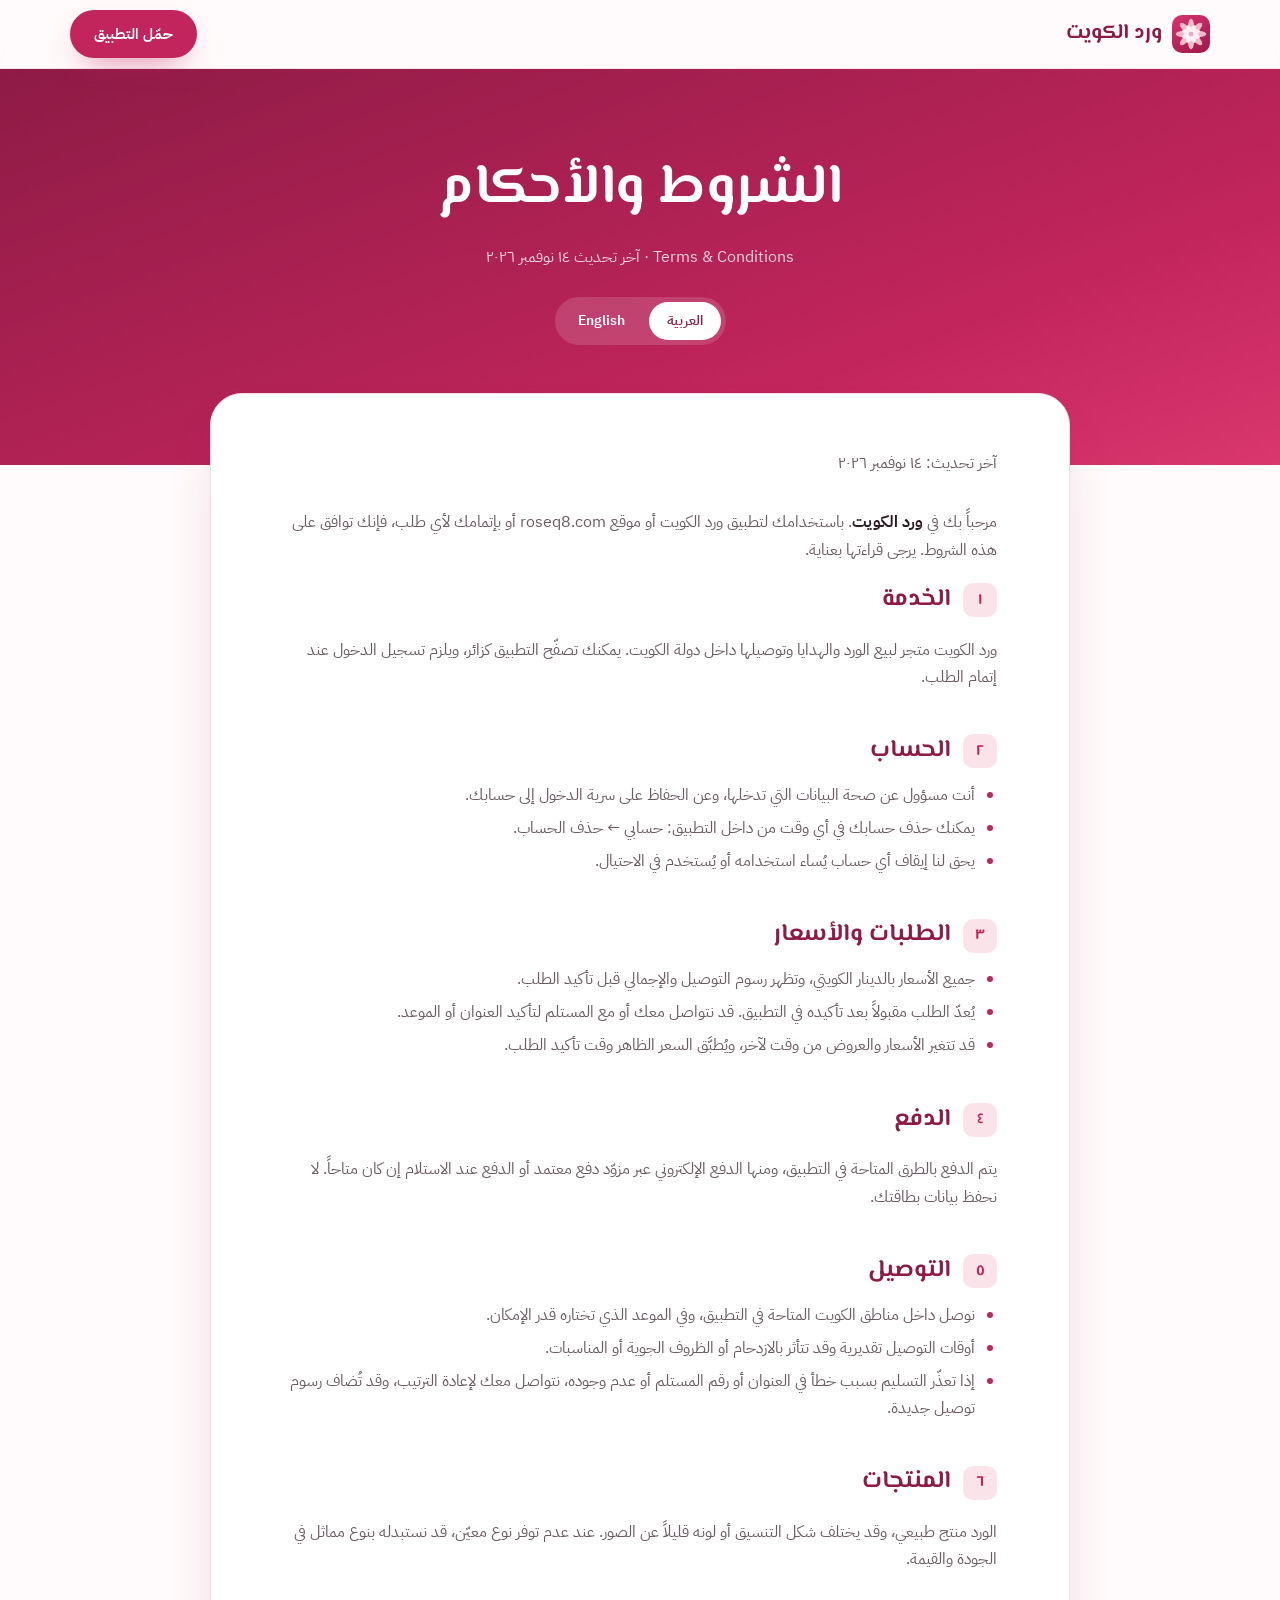
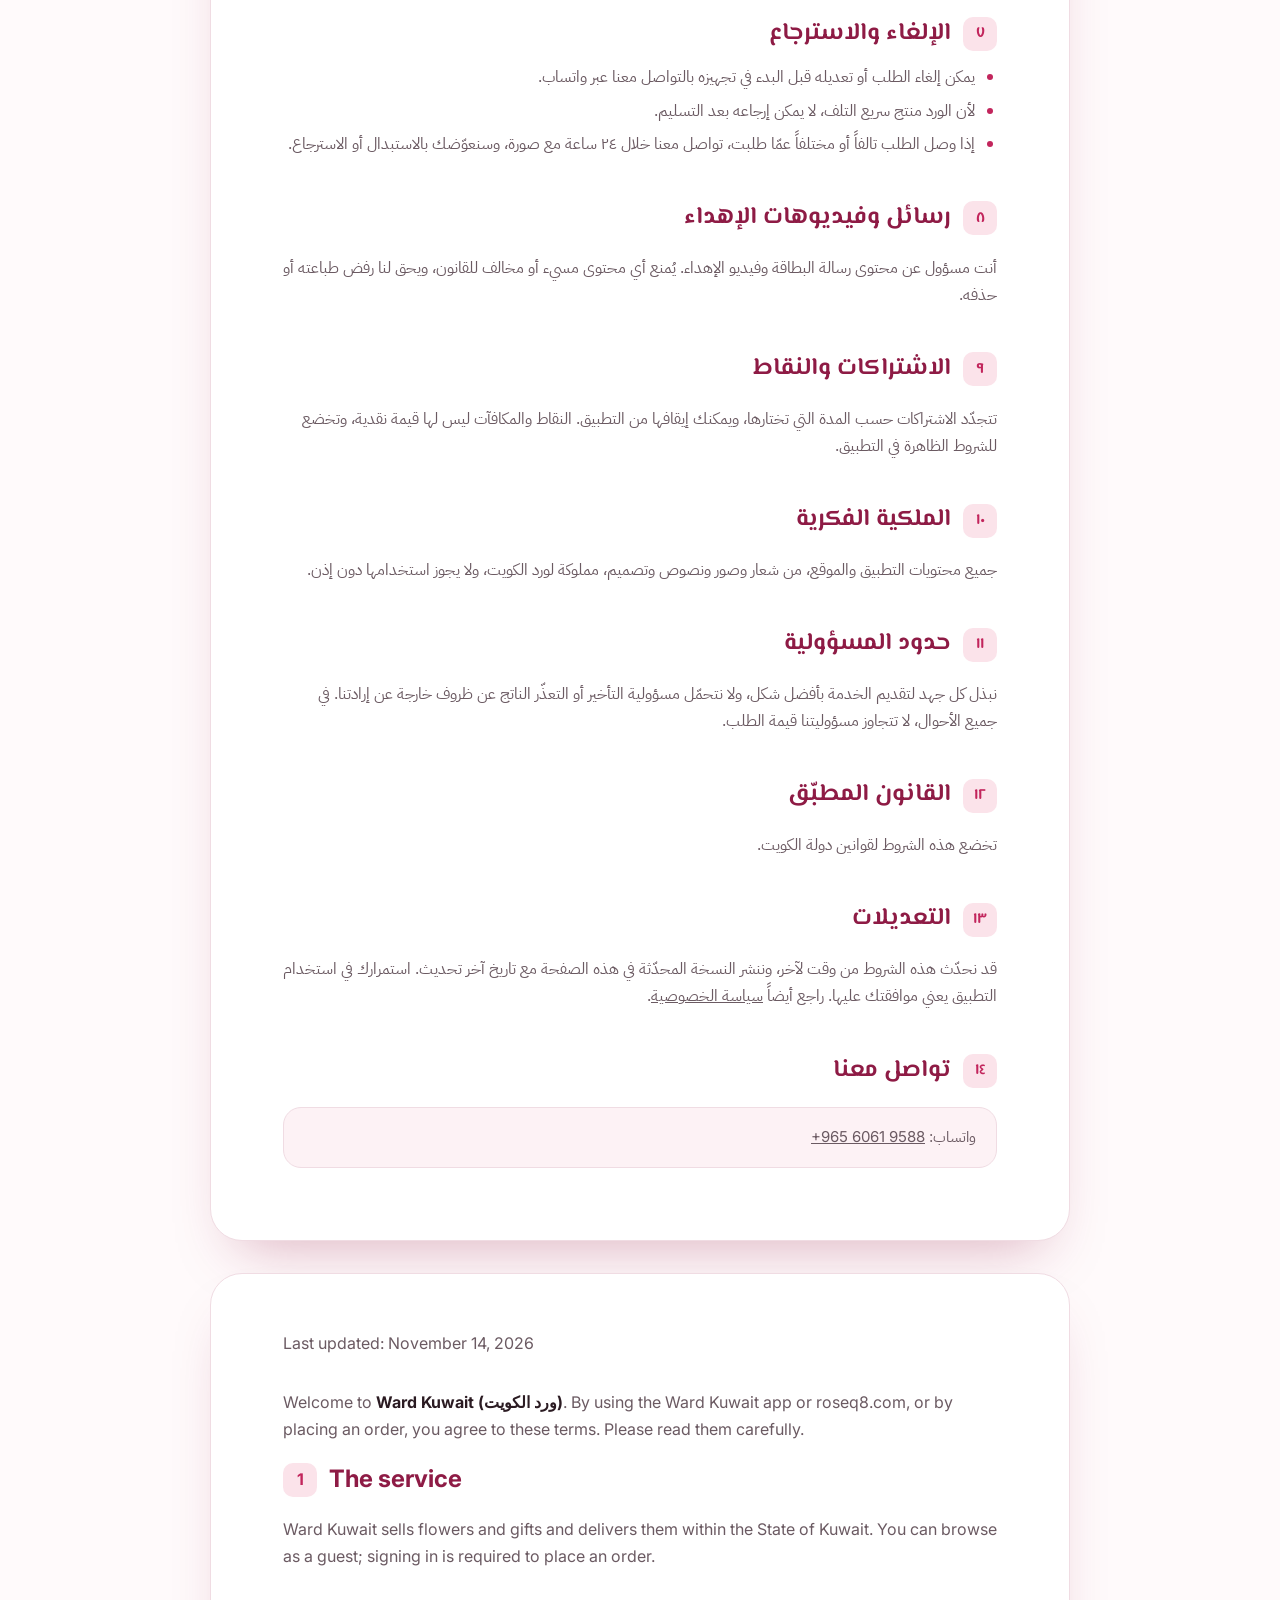
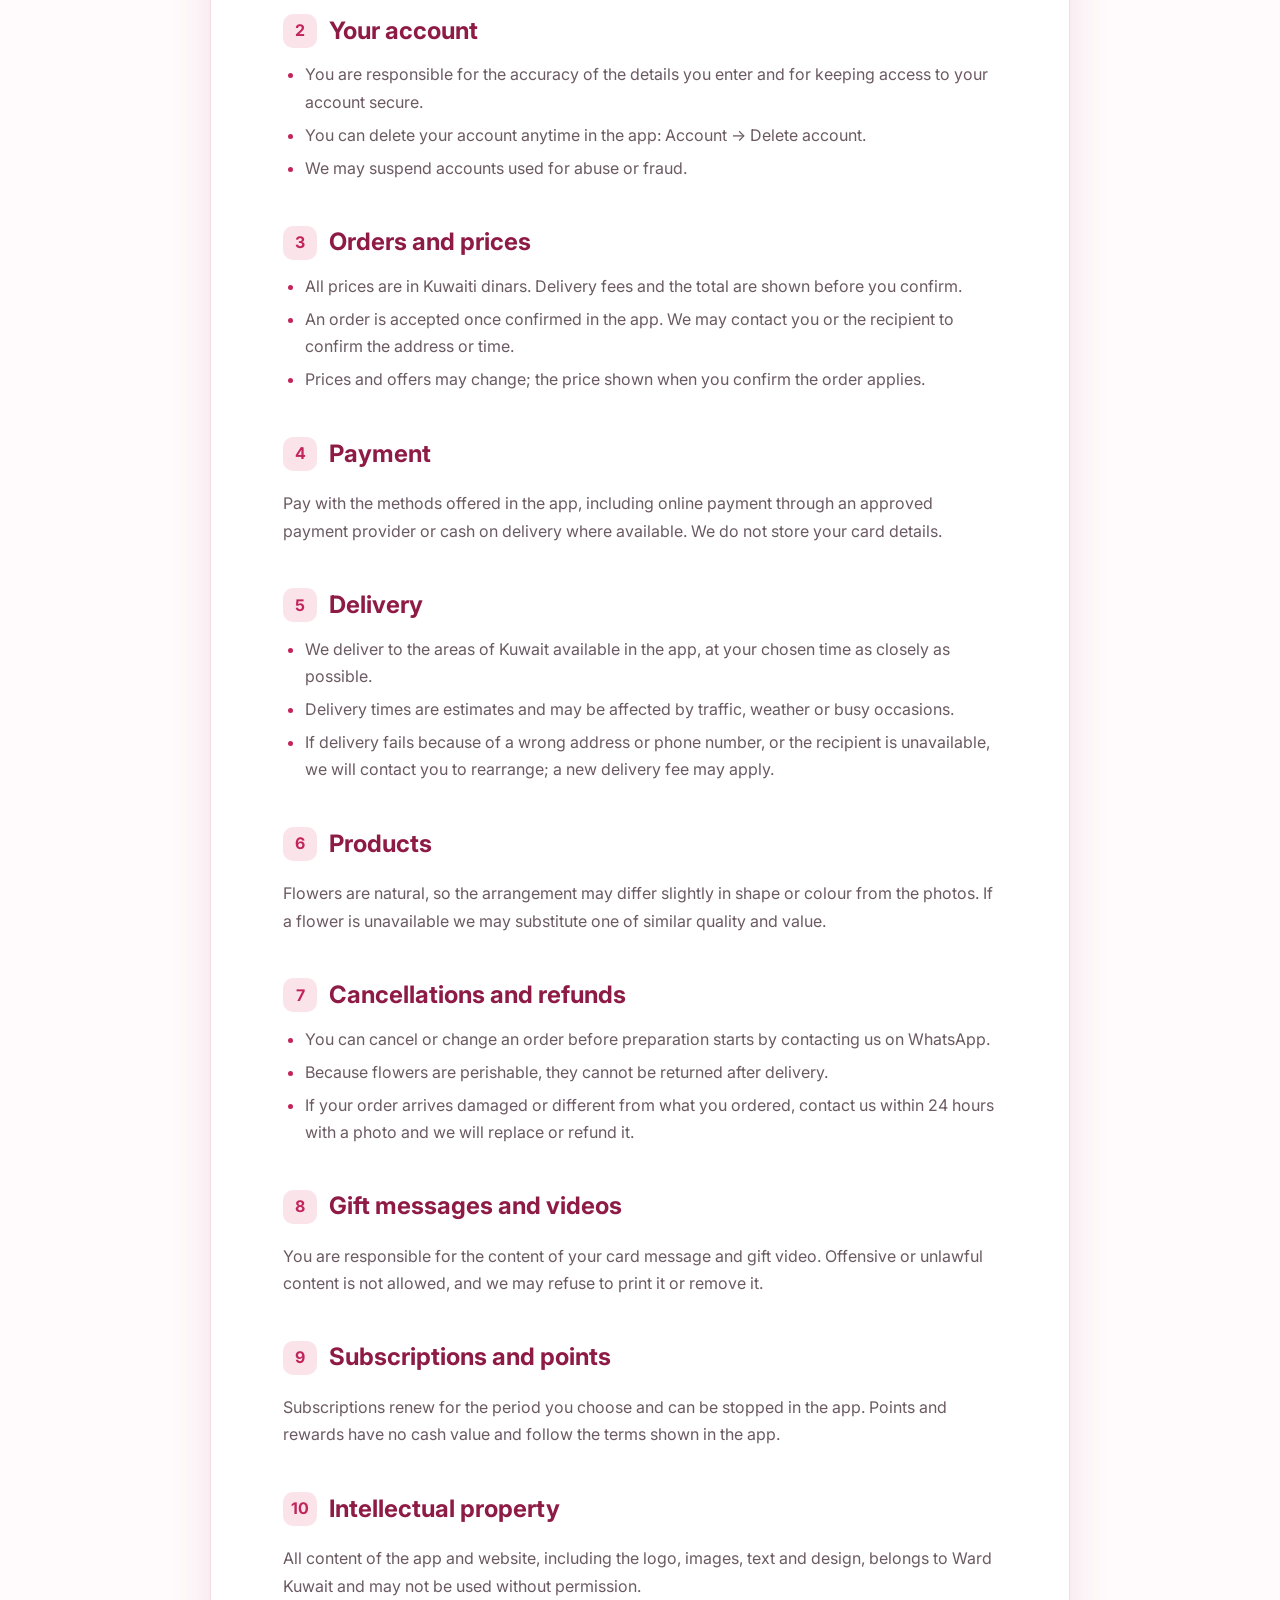
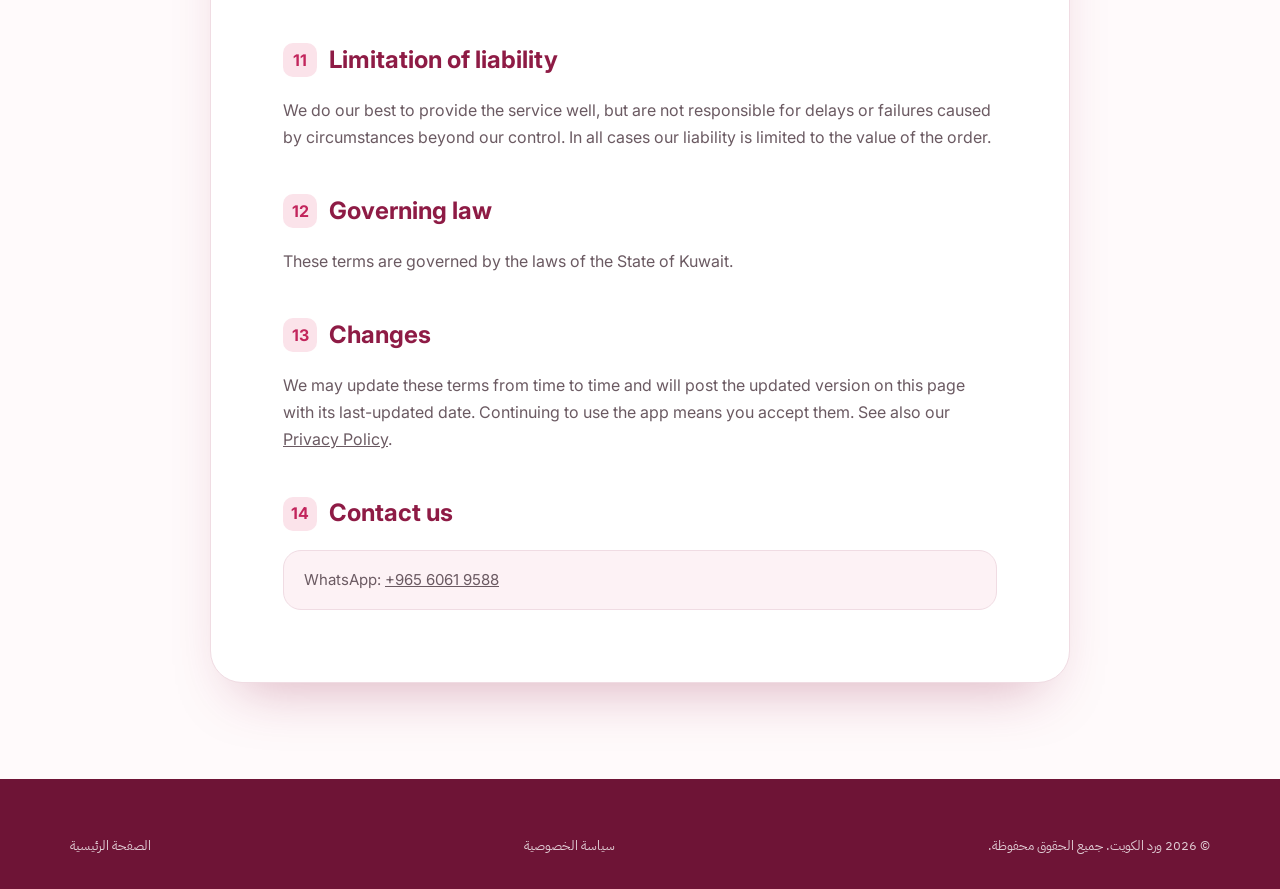
<file: terms/index.html>
<!doctype html>
<html lang="ar" dir="rtl">
<head>
<meta charset="utf-8">
<meta name="viewport" content="width=device-width, initial-scale=1">
<title>الشروط والأحكام | ورد الكويت</title>
<meta name="description" content="الشروط والأحكام لاستخدام تطبيق ورد الكويت والطلب منه. Terms and Conditions for the Ward Kuwait app.">
<meta name="theme-color" content="#8E1B45">
<link rel="icon" type="image/png" href="/assets/favicon.png">
<link rel="apple-touch-icon" href="/assets/apple-touch-icon.png">
<link rel="preconnect" href="https://fonts.googleapis.com">
<link rel="preconnect" href="https://fonts.gstatic.com" crossorigin>
<link href="https://fonts.googleapis.com/css2?family=El+Messiri:wght@600;700&family=IBM+Plex+Sans+Arabic:wght@400;500;600&family=Inter:wght@400;600;700&display=swap" rel="stylesheet">
<link rel="stylesheet" href="/assets/site.css">
</head>
<body>

<header class="nav">
  <div class="wrap">
    <a class="brand" href="/"><img src="/assets/icon-256.png" alt=""><b>ورد الكويت</b></a>
    <a class="btn btn-primary" href="https://apps.apple.com/app/id6784799572">حمّل التطبيق</a>
  </div>
</header>

<div class="legal-hero">
  <div class="wrap">
    <h1>الشروط والأحكام</h1>
    <p>Terms &amp; Conditions · آخر تحديث ١٤ نوفمبر ٢٠٢٦</p>
    <div class="lang-switch">
      <a href="#ar" class="on">العربية</a>
      <a href="#en">English</a>
    </div>
  </div>
</div>

<main class="legal">
  <div class="wrap">

    <article class="legal-card" id="ar" lang="ar" dir="rtl">
      <p class="meta-line">آخر تحديث: ١٤ نوفمبر ٢٠٢٦</p>
      <p>مرحباً بك في <strong>ورد الكويت</strong>. باستخدامك لتطبيق ورد الكويت أو موقع roseq8.com أو بإتمامك لأي طلب، فإنك توافق على هذه الشروط. يرجى قراءتها بعناية.</p>

      <h2><span>١</span>الخدمة</h2>
      <p>ورد الكويت متجر لبيع الورد والهدايا وتوصيلها داخل دولة الكويت. يمكنك تصفّح التطبيق كزائر، ويلزم تسجيل الدخول عند إتمام الطلب.</p>

      <h2><span>٢</span>الحساب</h2>
      <ul>
        <li>أنت مسؤول عن صحة البيانات التي تدخلها، وعن الحفاظ على سرية الدخول إلى حسابك.</li>
        <li>يمكنك حذف حسابك في أي وقت من داخل التطبيق: حسابي ← حذف الحساب.</li>
        <li>يحق لنا إيقاف أي حساب يُساء استخدامه أو يُستخدم في الاحتيال.</li>
      </ul>

      <h2><span>٣</span>الطلبات والأسعار</h2>
      <ul>
        <li>جميع الأسعار بالدينار الكويتي، وتظهر رسوم التوصيل والإجمالي قبل تأكيد الطلب.</li>
        <li>يُعدّ الطلب مقبولاً بعد تأكيده في التطبيق. قد نتواصل معك أو مع المستلم لتأكيد العنوان أو الموعد.</li>
        <li>قد تتغير الأسعار والعروض من وقت لآخر، ويُطبَّق السعر الظاهر وقت تأكيد الطلب.</li>
      </ul>

      <h2><span>٤</span>الدفع</h2>
      <p>يتم الدفع بالطرق المتاحة في التطبيق، ومنها الدفع الإلكتروني عبر مزوّد دفع معتمد أو الدفع عند الاستلام إن كان متاحاً. لا نحفظ بيانات بطاقتك.</p>

      <h2><span>٥</span>التوصيل</h2>
      <ul>
        <li>نوصل داخل مناطق الكويت المتاحة في التطبيق، وفي الموعد الذي تختاره قدر الإمكان.</li>
        <li>أوقات التوصيل تقديرية وقد تتأثر بالازدحام أو الظروف الجوية أو المناسبات.</li>
        <li>إذا تعذّر التسليم بسبب خطأ في العنوان أو رقم المستلم أو عدم وجوده، نتواصل معك لإعادة الترتيب، وقد تُضاف رسوم توصيل جديدة.</li>
      </ul>

      <h2><span>٦</span>المنتجات</h2>
      <p>الورد منتج طبيعي، وقد يختلف شكل التنسيق أو لونه قليلاً عن الصور. عند عدم توفر نوع معيّن، قد نستبدله بنوع مماثل في الجودة والقيمة.</p>

      <h2><span>٧</span>الإلغاء والاسترجاع</h2>
      <ul>
        <li>يمكن إلغاء الطلب أو تعديله قبل البدء في تجهيزه بالتواصل معنا عبر واتساب.</li>
        <li>لأن الورد منتج سريع التلف، لا يمكن إرجاعه بعد التسليم.</li>
        <li>إذا وصل الطلب تالفاً أو مختلفاً عمّا طلبت، تواصل معنا خلال ٢٤ ساعة مع صورة، وسنعوّضك بالاستبدال أو الاسترجاع.</li>
      </ul>

      <h2><span>٨</span>رسائل وفيديوهات الإهداء</h2>
      <p>أنت مسؤول عن محتوى رسالة البطاقة وفيديو الإهداء. يُمنع أي محتوى مسيء أو مخالف للقانون، ويحق لنا رفض طباعته أو حذفه.</p>

      <h2><span>٩</span>الاشتراكات والنقاط</h2>
      <p>تتجدّد الاشتراكات حسب المدة التي تختارها، ويمكنك إيقافها من التطبيق. النقاط والمكافآت ليس لها قيمة نقدية، وتخضع للشروط الظاهرة في التطبيق.</p>

      <h2><span>١٠</span>الملكية الفكرية</h2>
      <p>جميع محتويات التطبيق والموقع، من شعار وصور ونصوص وتصميم، مملوكة لورد الكويت، ولا يجوز استخدامها دون إذن.</p>

      <h2><span>١١</span>حدود المسؤولية</h2>
      <p>نبذل كل جهد لتقديم الخدمة بأفضل شكل، ولا نتحمّل مسؤولية التأخير أو التعذّر الناتج عن ظروف خارجة عن إرادتنا. في جميع الأحوال، لا تتجاوز مسؤوليتنا قيمة الطلب.</p>

      <h2><span>١٢</span>القانون المطبّق</h2>
      <p>تخضع هذه الشروط لقوانين دولة الكويت.</p>

      <h2><span>١٣</span>التعديلات</h2>
      <p>قد نحدّث هذه الشروط من وقت لآخر، وننشر النسخة المحدّثة في هذه الصفحة مع تاريخ آخر تحديث. استمرارك في استخدام التطبيق يعني موافقتك عليها. راجع أيضاً <a href="/privacy">سياسة الخصوصية</a>.</p>

      <h2><span>١٤</span>تواصل معنا</h2>
      <div class="note">واتساب: <a href="https://wa.me/96560619588" dir="ltr">+965 6061 9588</a></div>
    </article>

    <article class="legal-card" id="en" lang="en" dir="ltr">
      <p class="meta-line">Last updated: November 14, 2026</p>
      <p>Welcome to <strong>Ward Kuwait (ورد الكويت)</strong>. By using the Ward Kuwait app or roseq8.com, or by placing an order, you agree to these terms. Please read them carefully.</p>

      <h2><span>1</span>The service</h2>
      <p>Ward Kuwait sells flowers and gifts and delivers them within the State of Kuwait. You can browse as a guest; signing in is required to place an order.</p>

      <h2><span>2</span>Your account</h2>
      <ul>
        <li>You are responsible for the accuracy of the details you enter and for keeping access to your account secure.</li>
        <li>You can delete your account anytime in the app: Account → Delete account.</li>
        <li>We may suspend accounts used for abuse or fraud.</li>
      </ul>

      <h2><span>3</span>Orders and prices</h2>
      <ul>
        <li>All prices are in Kuwaiti dinars. Delivery fees and the total are shown before you confirm.</li>
        <li>An order is accepted once confirmed in the app. We may contact you or the recipient to confirm the address or time.</li>
        <li>Prices and offers may change; the price shown when you confirm the order applies.</li>
      </ul>

      <h2><span>4</span>Payment</h2>
      <p>Pay with the methods offered in the app, including online payment through an approved payment provider or cash on delivery where available. We do not store your card details.</p>

      <h2><span>5</span>Delivery</h2>
      <ul>
        <li>We deliver to the areas of Kuwait available in the app, at your chosen time as closely as possible.</li>
        <li>Delivery times are estimates and may be affected by traffic, weather or busy occasions.</li>
        <li>If delivery fails because of a wrong address or phone number, or the recipient is unavailable, we will contact you to rearrange; a new delivery fee may apply.</li>
      </ul>

      <h2><span>6</span>Products</h2>
      <p>Flowers are natural, so the arrangement may differ slightly in shape or colour from the photos. If a flower is unavailable we may substitute one of similar quality and value.</p>

      <h2><span>7</span>Cancellations and refunds</h2>
      <ul>
        <li>You can cancel or change an order before preparation starts by contacting us on WhatsApp.</li>
        <li>Because flowers are perishable, they cannot be returned after delivery.</li>
        <li>If your order arrives damaged or different from what you ordered, contact us within 24 hours with a photo and we will replace or refund it.</li>
      </ul>

      <h2><span>8</span>Gift messages and videos</h2>
      <p>You are responsible for the content of your card message and gift video. Offensive or unlawful content is not allowed, and we may refuse to print it or remove it.</p>

      <h2><span>9</span>Subscriptions and points</h2>
      <p>Subscriptions renew for the period you choose and can be stopped in the app. Points and rewards have no cash value and follow the terms shown in the app.</p>

      <h2><span>10</span>Intellectual property</h2>
      <p>All content of the app and website, including the logo, images, text and design, belongs to Ward Kuwait and may not be used without permission.</p>

      <h2><span>11</span>Limitation of liability</h2>
      <p>We do our best to provide the service well, but are not responsible for delays or failures caused by circumstances beyond our control. In all cases our liability is limited to the value of the order.</p>

      <h2><span>12</span>Governing law</h2>
      <p>These terms are governed by the laws of the State of Kuwait.</p>

      <h2><span>13</span>Changes</h2>
      <p>We may update these terms from time to time and will post the updated version on this page with its last-updated date. Continuing to use the app means you accept them. See also our <a href="/privacy#en">Privacy Policy</a>.</p>

      <h2><span>14</span>Contact us</h2>
      <div class="note">WhatsApp: <a href="https://wa.me/96560619588">+965 6061 9588</a></div>
    </article>

  </div>
</main>

<footer>
  <div class="wrap">
    <div class="foot-bottom" style="margin-top:0;border-top:0;padding-top:0">
      <span>© 2026 ورد الكويت. جميع الحقوق محفوظة.</span>
      <a href="/privacy">سياسة الخصوصية</a>
      <a href="/">الصفحة الرئيسية</a>
    </div>
  </div>
</footer>

<script>
  var links = document.querySelectorAll(".lang-switch a");
  function mark() {
    var en = location.hash === "#en";
    links[0].classList.toggle("on", !en);
    links[1].classList.toggle("on", en);
  }
  window.addEventListener("hashchange", mark); mark();
</script>
</body>
</html>
</file>
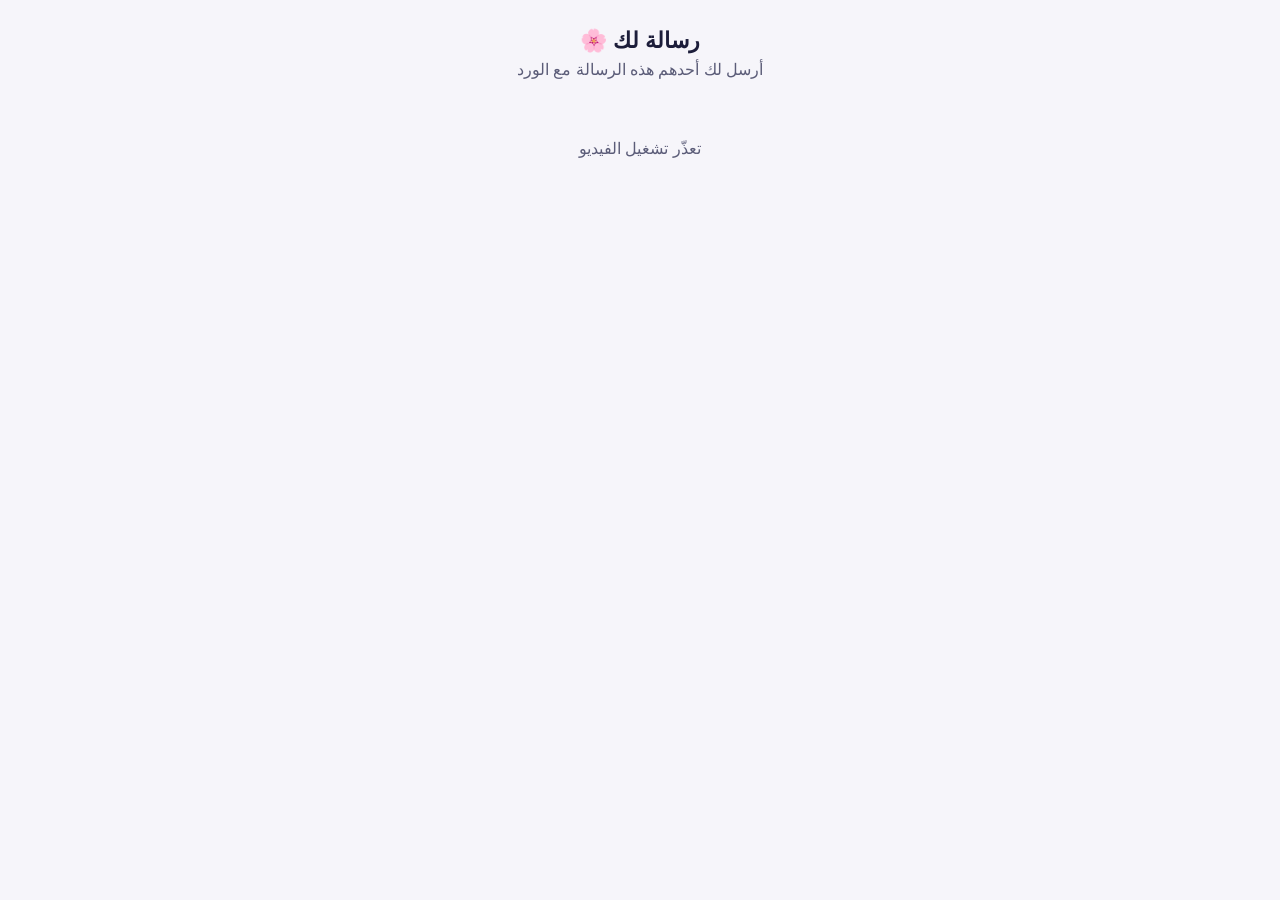
<file: v/index.html>
<!doctype html>
<html lang="ar" dir="rtl">
<head>
<meta charset="utf-8">
<meta name="viewport" content="width=device-width, initial-scale=1">
<meta name="robots" content="noindex">
<title>ورد الكويت</title>
<style>
  body { margin: 0; font-family: -apple-system, "Segoe UI", Tahoma, sans-serif; background: #f6f5fa; color: #1c1d3a; }
  main { max-width: 480px; margin: 0 auto; padding: 28px 20px 40px; text-align: center; }
  h1 { font-size: 22px; margin: 0 0 6px; }
  p { color: #5b5c78; margin: 0 0 20px; }
  video { width: 100%; border-radius: 20px; background: #000; max-height: 70vh; }
  .missing { display: none; padding: 40px 0; color: #5b5c78; }
</style>
</head>
<body>
<main>
  <h1>رسالة لك 🌸</h1>
  <p>أرسل لك أحدهم هذه الرسالة مع الورد</p>
  <video id="v" controls playsinline preload="metadata"></video>
  <div class="missing" id="missing">تعذّر تشغيل الفيديو</div>
</main>
<script>
  var id = decodeURIComponent(location.pathname.split("/").filter(Boolean).pop() || "");
  var v = document.getElementById("v");
  if (!/^[0-9a-f-]{36}$/i.test(id)) { v.style.display = "none"; document.getElementById("missing").style.display = "block"; }
  else {
    v.src = "https://jczqbwhqqmltkidgypfa.supabase.co/storage/v1/object/public/gift-videos/" + id + ".mp4";
    v.addEventListener("error", function () { v.style.display = "none"; document.getElementById("missing").style.display = "block"; });
  }
</script>
</body>
</html>
</file>
<file: assets/site.css>
:root {
  --rose: #C2255C;
  --rose-bright: #D9376E;
  --berry: #8E1B45;
  --berry-deep: #6E1436;
  --pink: #F2A7BD;
  --blush: #FBE3EA;
  --petal: #FDF2F5;
  --ivory: #FFFAFB;
  --ink: #2B1B22;
  --text2: #6B5A62;
  --text3: #9C8A92;
  --hairline: #F0DCE3;
  --gold: #C9A04A;
  --radius: 28px;
  --shadow: 0 30px 60px -28px rgba(142, 27, 69, .35);
  --display: "El Messiri", "IBM Plex Sans Arabic", serif;
  --body: "IBM Plex Sans Arabic", -apple-system, "Segoe UI", Tahoma, sans-serif;
}

* { box-sizing: border-box; }
html { scroll-behavior: smooth; }
body {
  margin: 0;
  font-family: var(--body);
  color: var(--ink);
  background: var(--ivory);
  line-height: 1.7;
  -webkit-font-smoothing: antialiased;
  overflow-x: hidden;
}
img { max-width: 100%; display: block; }
a { color: inherit; }

.wrap { width: min(1140px, 100% - 32px); margin-inline: auto; }

/* Header */
.nav {
  position: sticky; top: 0; z-index: 20;
  background: rgba(255, 250, 251, .82);
  backdrop-filter: saturate(160%) blur(14px);
  -webkit-backdrop-filter: saturate(160%) blur(14px);
  border-bottom: 1px solid rgba(240, 220, 227, .7);
}
.nav .wrap { display: flex; align-items: center; justify-content: space-between; height: 68px; gap: 16px; }
.brand { display: flex; align-items: center; gap: 10px; text-decoration: none; }
.brand img { width: 38px; height: 38px; border-radius: 10px; }
.brand b { font-family: var(--display); font-size: 21px; color: var(--berry); font-weight: 700; }
.nav-links { display: flex; gap: 26px; font-size: 15px; }
.nav-links a { text-decoration: none; color: var(--text2); transition: color .2s; }
.nav-links a:hover { color: var(--rose); }

.btn {
  display: inline-flex; align-items: center; justify-content: center; gap: 10px;
  padding: 13px 24px; border-radius: 999px;
  font: 600 15px var(--body); text-decoration: none; white-space: nowrap;
  transition: transform .2s, box-shadow .2s, background .2s;
}
.btn:hover { transform: translateY(-2px); }
.btn-primary { background: var(--rose); color: #fff; box-shadow: 0 14px 30px -14px rgba(194, 37, 92, .7); }
.btn-primary:hover { background: var(--rose-bright); }
.btn-light { background: #fff; color: var(--berry); }
.btn-ghost { background: transparent; color: var(--berry); border: 1.5px solid var(--hairline); }
.btn svg { width: 20px; height: 20px; flex: none; }

/* Hero */
.hero { position: relative; padding: 72px 0 96px; overflow: hidden; }
.hero::before {
  content: ""; position: absolute; inset: -20% -10% auto auto; width: 70%; aspect-ratio: 1;
  background: radial-gradient(circle, rgba(242, 167, 189, .45), transparent 65%);
  pointer-events: none;
}
.hero .wrap { position: relative; display: grid; grid-template-columns: 1.05fr 1fr; align-items: center; gap: 56px; }
.eyebrow {
  display: inline-flex; align-items: center; gap: 8px;
  padding: 7px 16px; border-radius: 999px;
  background: var(--blush); color: var(--rose); font-size: 14px; font-weight: 600;
}
.eyebrow::before { content: ""; width: 7px; height: 7px; border-radius: 50%; background: var(--rose); }
.hero h1 {
  font-family: var(--display); font-weight: 700;
  font-size: clamp(42px, 6.2vw, 74px); line-height: 1.2; margin: 22px 0 18px; color: var(--berry);
}
.hero h1 em { font-style: normal; color: var(--rose); }
.hero p.lead { font-size: 19px; color: var(--text2); max-width: 30ch; margin: 0 0 32px; }
.cta-row { display: flex; flex-wrap: wrap; gap: 12px; }
.hero-art {
  position: relative; border-radius: 40px; overflow: hidden; box-shadow: var(--shadow);
  background: linear-gradient(180deg, #E8B6BF, #E8B4BD 30%, #E2A4AF 55%, #D58C9B 80%, #B55468);
}
.hero-art img { width: 100%; }
.hero-badge {
  position: absolute; bottom: 22px; inset-inline-start: 22px;
  background: rgba(255, 255, 255, .92); backdrop-filter: blur(8px);
  border-radius: 20px; padding: 12px 18px; display: flex; align-items: center; gap: 12px;
  box-shadow: 0 12px 30px -12px rgba(110, 20, 54, .4);
}
.hero-badge strong { display: block; font-size: 15px; color: var(--berry); }
.hero-badge span { font-size: 13px; color: var(--text3); }
.hero-badge i {
  width: 40px; height: 40px; border-radius: 12px; background: var(--blush);
  display: grid; place-items: center; font-style: normal; font-size: 20px;
}
.stats { display: flex; gap: 36px; margin-top: 42px; }
.stats div strong { display: block; font-family: var(--display); font-size: 28px; color: var(--rose); line-height: 1.2; }
.stats div span { font-size: 14px; color: var(--text3); }

/* Sections */
section { padding: 96px 0; }
.section-head { text-align: center; max-width: 620px; margin: 0 auto 56px; }
.section-head .kicker { color: var(--rose); font-weight: 600; font-size: 15px; }
.section-head h2 { font-family: var(--display); font-size: clamp(32px, 4.4vw, 46px); line-height: 1.3; margin: 8px 0 14px; color: var(--berry); }
.section-head p { color: var(--text2); font-size: 17px; margin: 0; }

.features { display: grid; grid-template-columns: repeat(3, 1fr); gap: 24px; }
.feature {
  background: #fff; border: 1px solid var(--hairline); border-radius: var(--radius); overflow: hidden;
  transition: transform .3s, box-shadow .3s;
}
.feature:hover { transform: translateY(-6px); box-shadow: var(--shadow); }
.feature .art { aspect-ratio: 820 / 790; }
.feature .art img { width: 100%; height: 100%; object-fit: cover; }
.art-delivery { background: linear-gradient(180deg, #E8B6BF, #E8B4BD, #E8B3BC, #E2A4AF, #D58C9B, #B55468); }
.art-price { background: linear-gradient(180deg, #F2C8D6, #EFB8CB, #EBACC1, #E59BB4, #CB698B, #AE4168); }
.art-gift { background: linear-gradient(180deg, #F5C4D0, #F3BFCC, #EBA8BA, #D67893, #B64868, #AA3258); }
.feature .body { padding: 24px 26px 30px; }
.feature h3 { font-family: var(--display); font-size: 24px; margin: 0 0 6px; color: var(--berry); }
.feature p { margin: 0; color: var(--text2); }

.steps-band { background: linear-gradient(180deg, var(--ivory), var(--petal)); }
.steps { display: grid; grid-template-columns: repeat(4, 1fr); gap: 20px; counter-reset: step; }
.step {
  background: #fff; border-radius: 24px; padding: 28px 24px; border: 1px solid var(--hairline);
  counter-increment: step; position: relative;
}
.step::before {
  content: counter(step, arabic-indic);
  width: 44px; height: 44px; border-radius: 14px; display: grid; place-items: center;
  background: var(--rose); color: #fff; font: 700 19px var(--display); margin-bottom: 18px;
}
.step h3 { font-size: 18px; margin: 0 0 6px; }
.step p { margin: 0; color: var(--text2); font-size: 15px; }

.assistant {
  display: grid; grid-template-columns: 1fr 1fr; gap: 48px; align-items: center;
  background: linear-gradient(135deg, var(--berry), var(--rose));
  border-radius: 40px; padding: 64px; color: #fff; position: relative; overflow: hidden;
}
.assistant::after {
  content: ""; position: absolute; width: 420px; height: 420px; border-radius: 50%;
  background: rgba(255, 255, 255, .07); inset-inline-end: -120px; top: -160px;
}
.assistant h2 { font-family: var(--display); font-size: clamp(30px, 3.8vw, 42px); line-height: 1.3; margin: 0 0 14px; }
.assistant p { color: rgba(255, 255, 255, .82); font-size: 17px; margin: 0 0 28px; }
.chat { position: relative; z-index: 1; display: flex; flex-direction: column; gap: 12px; }
.bubble { max-width: 82%; padding: 12px 18px; border-radius: 20px; font-size: 15px; }
.bubble.bot { background: #fff; color: var(--ink); align-self: flex-start; border-start-start-radius: 6px; }
.bubble.me { background: rgba(255, 255, 255, .18); color: #fff; align-self: flex-end; border-start-end-radius: 6px; }

.cta-band { text-align: center; }
.cta-card {
  background: var(--blush); border-radius: 40px; padding: 72px 32px;
  background-image: radial-gradient(circle at 15% 20%, rgba(255, 255, 255, .8), transparent 40%),
                    radial-gradient(circle at 85% 80%, rgba(242, 167, 189, .55), transparent 45%);
}
.cta-card img { width: 88px; height: 88px; border-radius: 22px; margin: 0 auto 22px; box-shadow: var(--shadow); }
.cta-card h2 { font-family: var(--display); font-size: clamp(30px, 4vw, 44px); margin: 0 0 10px; color: var(--berry); }
.cta-card p { color: var(--text2); margin: 0 0 30px; font-size: 17px; }

/* Footer */
footer { background: var(--berry-deep); color: rgba(255, 255, 255, .78); padding: 56px 0 32px; }
.foot { display: flex; flex-wrap: wrap; justify-content: space-between; gap: 32px; }
.foot .brand b { color: #fff; }
.foot p { margin: 12px 0 0; font-size: 14px; max-width: 34ch; }
.socials { display: flex; gap: 10px; flex-wrap: wrap; }
.socials a {
  width: 44px; height: 44px; border-radius: 14px; display: grid; place-items: center;
  background: rgba(255, 255, 255, .1); transition: background .2s;
}
.socials a:hover { background: rgba(255, 255, 255, .2); }
.socials a { color: #fff; }
.socials svg { width: 20px; height: 20px; }
.foot-bottom {
  margin-top: 40px; padding-top: 24px; border-top: 1px solid rgba(255, 255, 255, .12);
  display: flex; flex-wrap: wrap; justify-content: space-between; gap: 12px; font-size: 13px;
}
.foot-bottom a { text-decoration: none; }
.foot-bottom a:hover { color: #fff; }

/* Legal page */
.legal-hero {
  background: linear-gradient(160deg, var(--berry), var(--rose) 70%, var(--rose-bright));
  color: #fff; padding: 72px 0 120px; text-align: center; position: relative; overflow: hidden;
}
.legal-hero h1 { font-family: var(--display); font-size: clamp(36px, 5vw, 56px); margin: 0 0 8px; }
.legal-hero p { margin: 0; color: rgba(255, 255, 255, .8); }
.lang-switch { display: inline-flex; gap: 6px; background: rgba(255, 255, 255, .14); padding: 5px; border-radius: 999px; margin-top: 26px; }
.lang-switch a { padding: 7px 18px; border-radius: 999px; text-decoration: none; font-size: 14px; font-weight: 600; }
.lang-switch a.on { background: #fff; color: var(--berry); }
.legal { margin-top: -72px; position: relative; padding-bottom: 96px; }
.legal-card {
  background: #fff; border-radius: 32px; box-shadow: var(--shadow); border: 1px solid var(--hairline);
  padding: 56px clamp(22px, 6vw, 72px); max-width: 860px; margin: 0 auto;
}
.legal-card + .legal-card { margin-top: 32px; }
.legal-card h2 {
  font-family: var(--display); color: var(--berry); font-size: 24px; margin: 40px 0 10px;
  display: flex; align-items: center; gap: 12px;
}
.legal-card h2:first-of-type { margin-top: 0; }
.legal-card h2 span {
  width: 34px; height: 34px; border-radius: 10px; background: var(--blush); color: var(--rose);
  display: grid; place-items: center; font-size: 16px; flex: none;
}
.legal-card p, .legal-card li { color: var(--text2); font-size: 16px; }
.legal-card ul { padding-inline-start: 22px; margin: 8px 0; }
.legal-card li { margin: 6px 0; }
.legal-card li::marker { color: var(--rose); }
.legal-card strong { color: var(--ink); }
.note {
  background: var(--petal); border: 1px solid var(--hairline); border-radius: 18px;
  padding: 16px 20px; margin: 16px 0; font-size: 15px; color: var(--text2);
}
.meta-line { color: var(--text3); font-size: 14px; margin: 0 0 32px; }
[dir="ltr"] { font-family: "Inter", -apple-system, "Segoe UI", sans-serif; }
[dir="ltr"] h2 { font-family: "Inter", sans-serif; font-weight: 700; }

/* Reveal on scroll */
.reveal { opacity: 0; transform: translateY(24px); transition: opacity .8s ease, transform .8s ease; }
.reveal.in { opacity: 1; transform: none; }
@media (prefers-reduced-motion: reduce) {
  .reveal { opacity: 1; transform: none; transition: none; }
  html { scroll-behavior: auto; }
}

/* Responsive */
@media (max-width: 960px) {
  .hero .wrap, .assistant { grid-template-columns: 1fr; }
  .hero { padding: 40px 0 64px; }
  .hero-art { max-width: 520px; }
  .features { grid-template-columns: 1fr; max-width: 480px; margin-inline: auto; }
  .steps { grid-template-columns: repeat(2, 1fr); }
  .assistant { padding: 44px 28px; }
  .nav-links { display: none; }
  section { padding: 64px 0; }
}
@media (max-width: 520px) {
  .steps { grid-template-columns: 1fr; }
  .stats { gap: 22px; }
  .stats div strong { font-size: 21px; white-space: nowrap; }
  .nav .btn { padding: 10px 16px; font-size: 14px; }
  .hero p.lead { font-size: 17px; }
}
</file>
